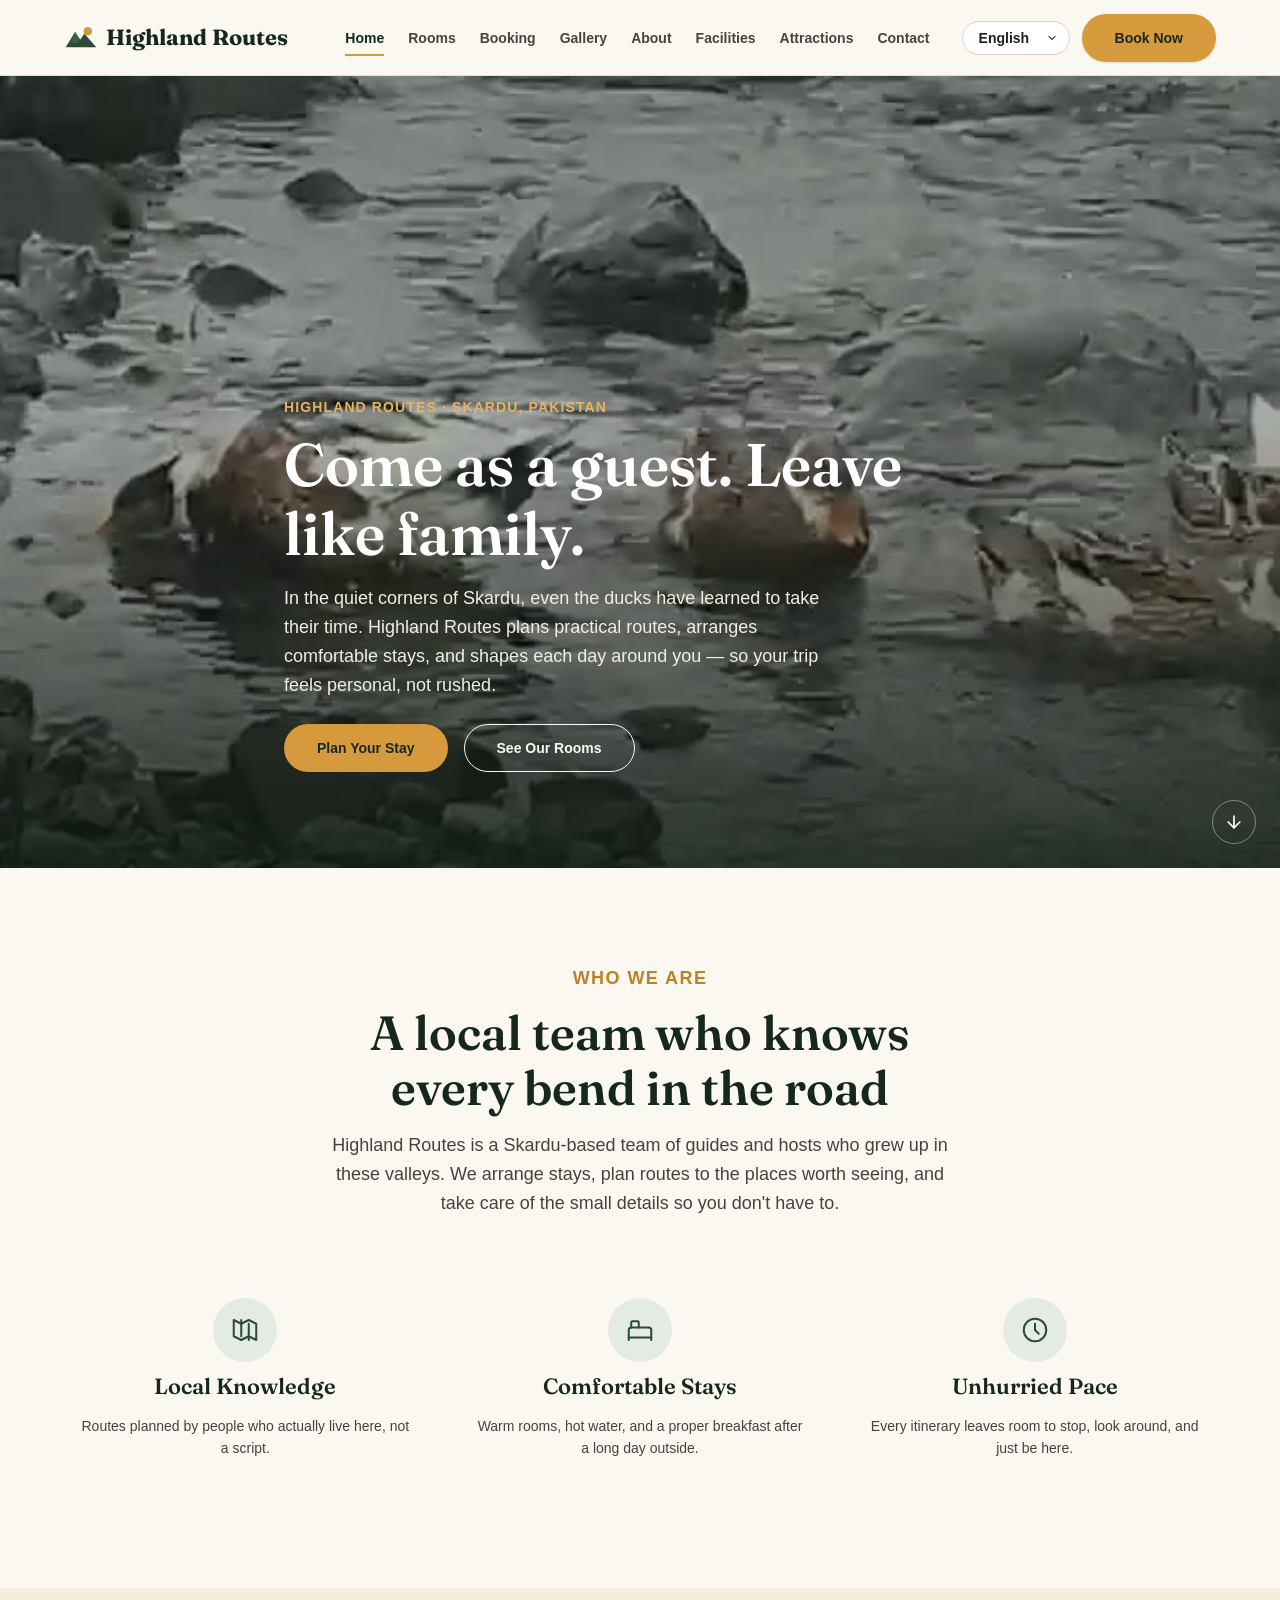
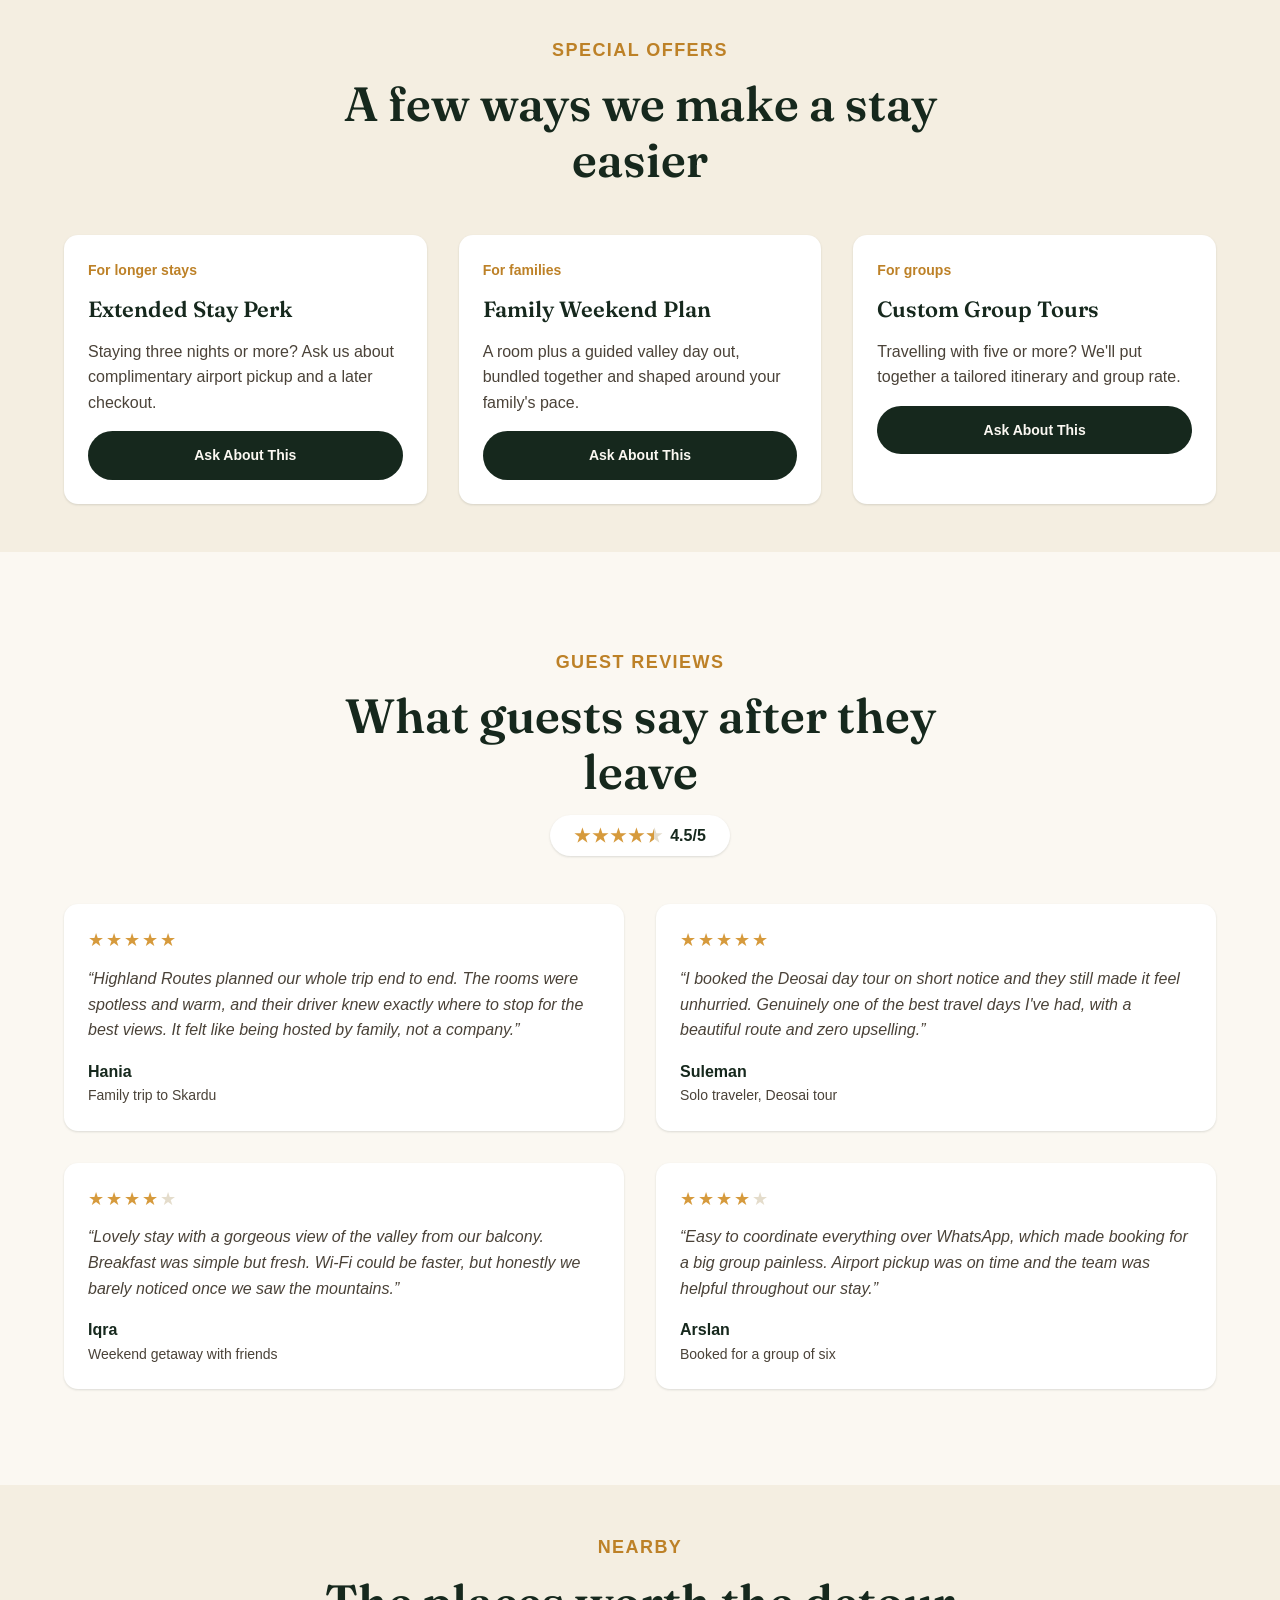
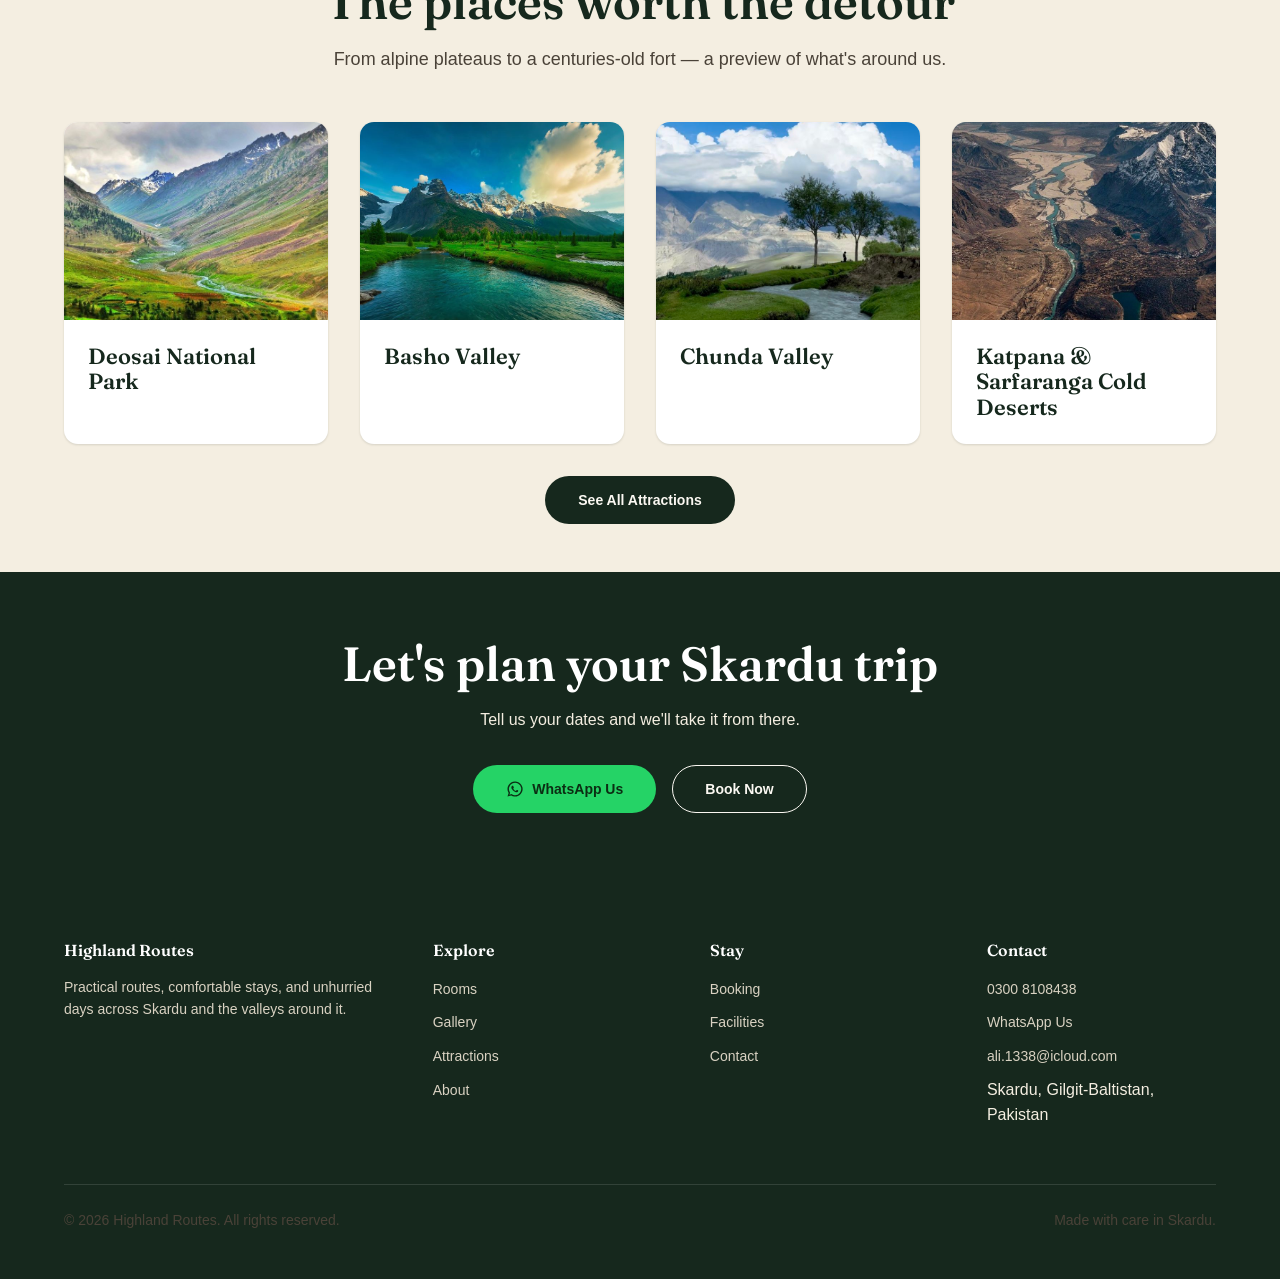
<file: index.html>
<!DOCTYPE html>
<html lang="en" dir="ltr">
<head>
<meta charset="UTF-8">
<meta name="viewport" content="width=device-width, initial-scale=1">
<meta name="google-site-verification" content="zb8cW-KboSjuM8RbdgD6qhD3ebiAN4_UTLjA8TKZoSs" />
<title>Highland Routes — Skardu Tours &amp; Guesthouse, Gilgit-Baltistan</title>
<meta name="description" content="Highland Routes plans practical tours and comfortable stays across Skardu, Gilgit-Baltistan — from Deosai National Park to Upper Kachura Lake.">
<link rel="canonical" href="https://highlandroutes.com/">
<meta property="og:type" content="website">
<meta property="og:site_name" content="Highland Routes">
<meta property="og:title" content="Highland Routes — Skardu Tours & Guesthouse, Gilgit-Baltistan">
<meta property="og:description" content="Highland Routes plans practical tours and comfortable stays across Skardu, Gilgit-Baltistan — from Deosai National Park to Upper Kachura Lake.">
<meta property="og:image" content="https://highlandroutes.com/assets/images/og/og-default.jpg">
<meta property="og:url" content="https://highlandroutes.com/">
<meta property="og:locale" content="en_PK">
<meta name="twitter:card" content="summary_large_image">
<meta name="twitter:title" content="Highland Routes — Skardu Tours & Guesthouse, Gilgit-Baltistan">
<meta name="twitter:description" content="Highland Routes plans practical tours and comfortable stays across Skardu, Gilgit-Baltistan — from Deosai National Park to Upper Kachura Lake.">
<meta name="twitter:image" content="https://highlandroutes.com/assets/images/og/og-default.jpg">
<script type="application/ld+json">
{
  "@context": "https://schema.org",
  "@type": ["LodgingBusiness", "TravelAgency"],
  "name": "Highland Routes",
  "description": "Highland Routes plans practical tours and comfortable stays across Skardu, Gilgit-Baltistan.",
  "image": "https://highlandroutes.com/assets/images/og/og-default.jpg",
  "telephone": "+92-300-8108438",
  "email": "ali.1338@icloud.com",
  "priceRange": "$$",
  "address": {
    "@type": "PostalAddress",
    "addressLocality": "Skardu",
    "addressRegion": "Gilgit-Baltistan",
    "addressCountry": "PK"
  },
  "url": "https://highlandroutes.com/"
}
</script>
<link rel="icon" type="image/svg+xml" href="data:image/svg+xml,%3Csvg xmlns='http://www.w3.org/2000/svg' viewBox='0 0 40 40'%3E%3Crect width='40' height='40' rx='8' fill='%232c4a34'/%3E%3Cpath d='M4 30L15 14L20 21L25 15L36 30H4Z' fill='%23d69a3c'/%3E%3C/svg%3E">
<link rel="preconnect" href="https://fonts.googleapis.com">
<link rel="preconnect" href="https://fonts.gstatic.com" crossorigin>
<link href="https://fonts.googleapis.com/css2?family=Fraunces:opsz,wght@9..144,500;9..144,600;9..144,700&display=swap" rel="stylesheet">
<link rel="stylesheet" href="assets/css/variables.css">
<link rel="stylesheet" href="assets/css/base.css">
<link rel="stylesheet" href="assets/css/layout.css">
<link rel="stylesheet" href="assets/css/components.css">
<link rel="stylesheet" href="assets/css/animations.css">
<link rel="stylesheet" href="assets/css/rtl.css">
</head>
<body>

<!-- SHARED:HEADER:START -->
<a class="skip-link" href="#main" data-i18n="common.skipToContent">Skip to content</a>
<header class="site-header" id="site-header">
  <div class="container">
    <a href="index.html" class="brand">
      <svg class="brand-mark" viewBox="0 0 40 40" fill="none" xmlns="http://www.w3.org/2000/svg" aria-hidden="true">
        <circle cx="28" cy="12" r="5" fill="var(--color-amber-500)"></circle>
        <path d="M2 31L13 13L19 22L24 15L38 31H2Z" fill="var(--color-forest-700)"></path>
        <path d="M13 13L19 22L16 26L8 26L13 13Z" fill="var(--color-forest-600)"></path>
      </svg>
      <span data-i18n="common.siteName">Highland Routes</span>
    </a>

    <nav class="main-nav" id="main-nav">
      <ul class="nav-list">
        <li><a href="index.html" aria-current="page" data-i18n="nav.home">Home</a></li>
        <li><a href="rooms.html" data-i18n="nav.rooms">Rooms</a></li>
        <li><a href="booking.html" data-i18n="nav.booking">Booking</a></li>
        <li><a href="gallery.html" data-i18n="nav.gallery">Gallery</a></li>
        <li><a href="about.html" data-i18n="nav.about">About</a></li>
        <li><a href="facilities.html" data-i18n="nav.facilities">Facilities</a></li>
        <li><a href="attractions.html" data-i18n="nav.attractions">Attractions</a></li>
        <li><a href="contact.html" data-i18n="nav.contact">Contact</a></li>
      </ul>
      <div class="nav-actions">
        <select class="lang-select" id="lang-select" aria-label="Choose language">
          <option value="en">English</option>
          <option value="ur">اردو</option>
          <option value="pa">پنجابی</option>
          <option value="ps">پښتو</option>
          <option value="hi">हिन्दी</option>
          <option value="de">Deutsch</option>
          <option value="fr">Français</option>
          <option value="zh">中文</option>
          <option value="ar">العربية</option>
        </select>
        <a href="booking.html" class="btn btn-primary" data-i18n="common.bookNow">Book Now</a>
      </div>
    </nav>

    <button class="nav-toggle" id="nav-toggle" type="button" aria-expanded="false" aria-controls="main-nav" aria-label="Menu">
      <svg viewBox="0 0 24 24" fill="none" stroke="currentColor" stroke-width="2" stroke-linecap="round"><line x1="3" y1="6" x2="21" y2="6"></line><line x1="3" y1="12" x2="21" y2="12"></line><line x1="3" y1="18" x2="21" y2="18"></line></svg>
    </button>
  </div>
</header>
<!-- SHARED:HEADER:END -->

<main id="main">

  <section class="hero">
    <video class="hero-video" autoplay muted loop playsinline poster="assets/images/hero/hero-poster.jpg">
      <source src="assets/video/hero-ducks.mp4" type="video/mp4">
    </video>
    <div class="hero-overlay"></div>
    <div class="container hero-content hero-fade-in">
      <p class="eyebrow" data-i18n="home.heroEyebrow">Highland Routes · Skardu, Pakistan</p>
      <h1 data-i18n="home.heroHeadline">Come as a guest. Leave like family.</h1>
      <p class="hero-sub" data-i18n="home.heroSub">In the quiet corners of Skardu, even the ducks have learned to take their time. Highland Routes plans practical routes, arranges comfortable stays, and shapes each day around you — so your trip feels personal, not rushed.</p>
      <div class="hero-actions">
        <a href="booking.html" class="btn btn-primary" data-i18n="common.planStay">Plan Your Stay</a>
        <a href="rooms.html" class="btn btn-outline" data-i18n="common.seeRooms">See Our Rooms</a>
      </div>
    </div>
    <a href="#intro" class="scroll-cue" aria-label="Scroll down">
      <svg viewBox="0 0 24 24" fill="none" stroke="currentColor" stroke-width="2" stroke-linecap="round" stroke-linejoin="round"><path d="M12 5v14M5 12l7 7 7-7"></path></svg>
    </a>
  </section>

  <section class="section" id="intro">
    <div class="container">
      <div class="section-heading reveal">
        <p class="eyebrow" data-i18n="home.introEyebrow">Who we are</p>
        <h2 data-i18n="home.introTitle">A local team who knows every bend in the road</h2>
        <p data-i18n="home.introBody">Highland Routes is a Skardu-based team of guides and hosts who grew up in these valleys. We arrange stays, plan routes to the places worth seeing, and take care of the small details so you don't have to.</p>
      </div>
      <div class="grid grid-3">
        <div class="icon-tile reveal">
          <div class="icon-wrap">
            <svg viewBox="0 0 24 24" fill="none" stroke="currentColor" stroke-width="1.6" stroke-linecap="round" stroke-linejoin="round"><path d="M9 20l-6-3V4l6 3 6-3 6 3v13l-6-3-6 3z"></path><path d="M9 4v13M15 7v13"></path></svg>
          </div>
          <h4 data-i18n="home.value1Title">Local Knowledge</h4>
          <p data-i18n="home.value1Body">Routes planned by people who actually live here, not a script.</p>
        </div>
        <div class="icon-tile reveal reveal-delay-1">
          <div class="icon-wrap">
            <svg viewBox="0 0 24 24" fill="none" stroke="currentColor" stroke-width="1.6" stroke-linecap="round" stroke-linejoin="round"><path d="M3 18v-6a2 2 0 012-2h14a2 2 0 012 2v6"></path><path d="M3 18h18M5 10V6a1 1 0 011-1h4a1 1 0 011 1v4M3 18v2M21 18v2"></path></svg>
          </div>
          <h4 data-i18n="home.value2Title">Comfortable Stays</h4>
          <p data-i18n="home.value2Body">Warm rooms, hot water, and a proper breakfast after a long day outside.</p>
        </div>
        <div class="icon-tile reveal reveal-delay-2">
          <div class="icon-wrap">
            <svg viewBox="0 0 24 24" fill="none" stroke="currentColor" stroke-width="1.6" stroke-linecap="round" stroke-linejoin="round"><circle cx="12" cy="12" r="9"></circle><path d="M12 7v5l3 3"></path></svg>
          </div>
          <h4 data-i18n="home.value3Title">Unhurried Pace</h4>
          <p data-i18n="home.value3Body">Every itinerary leaves room to stop, look around, and just be here.</p>
        </div>
      </div>
    </div>
  </section>

  <section class="section section-tight" id="offers" style="background:var(--color-cream-100);">
    <div class="container">
      <div class="section-heading reveal">
        <p class="eyebrow" data-i18n="home.offersEyebrow">Special Offers</p>
        <h2 data-i18n="home.offersTitle">A few ways we make a stay easier</h2>
      </div>
      <div class="grid grid-3">
        <div class="card reveal">
          <div class="card-body">
            <p class="card-eyebrow" data-i18n="home.offer1Eyebrow">For longer stays</p>
            <h4 data-i18n="home.offer1Title">Extended Stay Perk</h4>
            <p data-i18n="home.offer1Body">Staying three nights or more? Ask us about complimentary airport pickup and a later checkout.</p>
            <a href="contact.html" class="btn btn-dark btn-block" data-i18n="common.askUs">Ask About This</a>
          </div>
        </div>
        <div class="card reveal reveal-delay-1">
          <div class="card-body">
            <p class="card-eyebrow" data-i18n="home.offer2Eyebrow">For families</p>
            <h4 data-i18n="home.offer2Title">Family Weekend Plan</h4>
            <p data-i18n="home.offer2Body">A room plus a guided valley day out, bundled together and shaped around your family's pace.</p>
            <a href="contact.html" class="btn btn-dark btn-block" data-i18n="common.askUs">Ask About This</a>
          </div>
        </div>
        <div class="card reveal reveal-delay-2">
          <div class="card-body">
            <p class="card-eyebrow" data-i18n="home.offer3Eyebrow">For groups</p>
            <h4 data-i18n="home.offer3Title">Custom Group Tours</h4>
            <p data-i18n="home.offer3Body">Travelling with five or more? We'll put together a tailored itinerary and group rate.</p>
            <a href="contact.html" class="btn btn-dark btn-block" data-i18n="common.askUs">Ask About This</a>
          </div>
        </div>
      </div>
    </div>
  </section>

  <section class="section" id="reviews">
    <div class="container">
      <div class="section-heading reveal">
        <p class="eyebrow" data-i18n="home.reviewsEyebrow">Guest Reviews</p>
        <h2 data-i18n="home.reviewsTitle">What guests say after they leave</h2>
        <div class="rating-badge" id="rating-summary">
          <span class="stars" id="rating-stars"></span>
          <span><span id="rating-number">4.5</span>/5</span>
        </div>
      </div>
      <div class="grid grid-2" id="reviews-grid"></div>
    </div>
  </section>

  <section class="section section-tight" id="attractions-teaser" style="background:var(--color-cream-100);">
    <div class="container">
      <div class="section-heading reveal">
        <p class="eyebrow" data-i18n="home.attractionsEyebrow">Nearby</p>
        <h2 data-i18n="home.attractionsTitle">The places worth the detour</h2>
        <p data-i18n="home.attractionsBody">From alpine plateaus to a centuries-old fort — a preview of what's around us.</p>
      </div>
      <div class="grid grid-4" id="attractions-teaser-grid"></div>
      <div style="text-align:center; margin-top: var(--space-6);">
        <a href="attractions.html" class="btn btn-dark" data-i18n="common.seeAllAttractions">See All Attractions</a>
      </div>
    </div>
  </section>

  <section class="cta-band">
    <div class="container reveal">
      <h2 data-i18n="home.ctaTitle">Let's plan your Skardu trip</h2>
      <p data-i18n="home.ctaBody">Tell us your dates and we'll take it from there.</p>
      <div class="hero-actions" style="justify-content:center;">
        <a href="https://wa.me/923008108438" target="_blank" rel="noopener" class="btn btn-whatsapp">
          <svg viewBox="0 0 24 24" fill="currentColor"><path d="M12 2a10 10 0 00-8.5 15.2L2 22l4.9-1.5A10 10 0 1012 2zm0 18.2a8.2 8.2 0 01-4.2-1.2l-.3-.2-3 1 1-2.9-.2-.3A8.2 8.2 0 1112 20.2zm4.5-6.1c-.2-.1-1.4-.7-1.7-.8-.2-.1-.4-.1-.6.1-.2.2-.6.8-.8 1-.1.2-.3.2-.5.1-.2-.1-1-.4-1.9-1.2-.7-.6-1.2-1.4-1.3-1.6-.1-.2 0-.4.1-.5l.4-.4c.1-.1.2-.3.2-.4.1-.2 0-.3 0-.4-.1-.1-.6-1.4-.8-1.9-.2-.5-.4-.4-.6-.4h-.5c-.2 0-.4.1-.6.3-.2.2-.8.8-.8 1.9 0 1.1.8 2.2.9 2.4.1.2 1.6 2.4 3.8 3.4.5.2.9.4 1.3.5.5.2 1 .1 1.4.1.4-.1 1.4-.6 1.6-1.1.2-.5.2-1 .1-1.1-.1-.1-.2-.2-.5-.3z"></path></svg>
          <span data-i18n="common.whatsappUs">WhatsApp Us</span>
        </a>
        <a href="booking.html" class="btn btn-outline" data-i18n="common.bookNow">Book Now</a>
      </div>
    </div>
  </section>

</main>

<!-- SHARED:FOOTER:START -->
<footer class="site-footer">
  <div class="container">
    <div class="footer-grid">
      <div>
        <h4 data-i18n="common.siteName">Highland Routes</h4>
        <p data-i18n="footer.blurb">Practical routes, comfortable stays, and unhurried days across Skardu and the valleys around it.</p>
      </div>
      <div>
        <h4 data-i18n="footer.explore">Explore</h4>
        <ul class="footer-links">
          <li><a href="rooms.html" data-i18n="nav.rooms">Rooms</a></li>
          <li><a href="gallery.html" data-i18n="nav.gallery">Gallery</a></li>
          <li><a href="attractions.html" data-i18n="nav.attractions">Attractions</a></li>
          <li><a href="about.html" data-i18n="nav.about">About</a></li>
        </ul>
      </div>
      <div>
        <h4 data-i18n="footer.stay">Stay</h4>
        <ul class="footer-links">
          <li><a href="booking.html" data-i18n="nav.booking">Booking</a></li>
          <li><a href="facilities.html" data-i18n="nav.facilities">Facilities</a></li>
          <li><a href="contact.html" data-i18n="nav.contact">Contact</a></li>
        </ul>
      </div>
      <div>
        <h4 data-i18n="footer.contact">Contact</h4>
        <ul class="footer-links">
          <li><a href="tel:+923008108438" class="keep-ltr">0300 8108438</a></li>
          <li><a href="https://wa.me/923008108438" target="_blank" rel="noopener" data-i18n="common.whatsappUs">WhatsApp Us</a></li>
          <li><a href="mailto:ali.1338@icloud.com" class="keep-ltr">ali.1338@icloud.com</a></li>
          <li data-i18n="footer.location">Skardu, Gilgit-Baltistan, Pakistan</li>
        </ul>
      </div>
    </div>
    <div class="footer-bottom">
      <p>&copy; <span id="footer-year">2026</span> <span data-i18n="common.siteName">Highland Routes</span>. <span data-i18n="footer.rights">All rights reserved.</span></p>
      <p data-i18n="footer.madeWith">Made with care in Skardu.</p>
    </div>
  </div>
</footer>
<!-- SHARED:FOOTER:END -->

<script src="assets/js/site-config.js"></script>
<script src="assets/js/data/rooms-data.js"></script>
<script src="assets/js/data/attractions-data.js"></script>
<script src="assets/js/data/reviews-data.js"></script>
<script src="assets/js/media-helpers.js"></script>
<script src="assets/js/reviews.js"></script>
<script src="assets/js/attractions.js"></script>
<script src="assets/js/main.js"></script>
<script src="assets/js/i18n/en.js"></script>
<script src="assets/js/i18n/ur.js"></script>
<script src="assets/js/i18n/pa.js"></script>
<script src="assets/js/i18n/ps.js"></script>
<script src="assets/js/i18n/hi.js"></script>
<script src="assets/js/i18n/de.js"></script>
<script src="assets/js/i18n/fr.js"></script>
<script src="assets/js/i18n/zh.js"></script>
<script src="assets/js/i18n/ar.js"></script>
<script src="assets/js/i18n.js"></script>
</body>
</html>
</file>
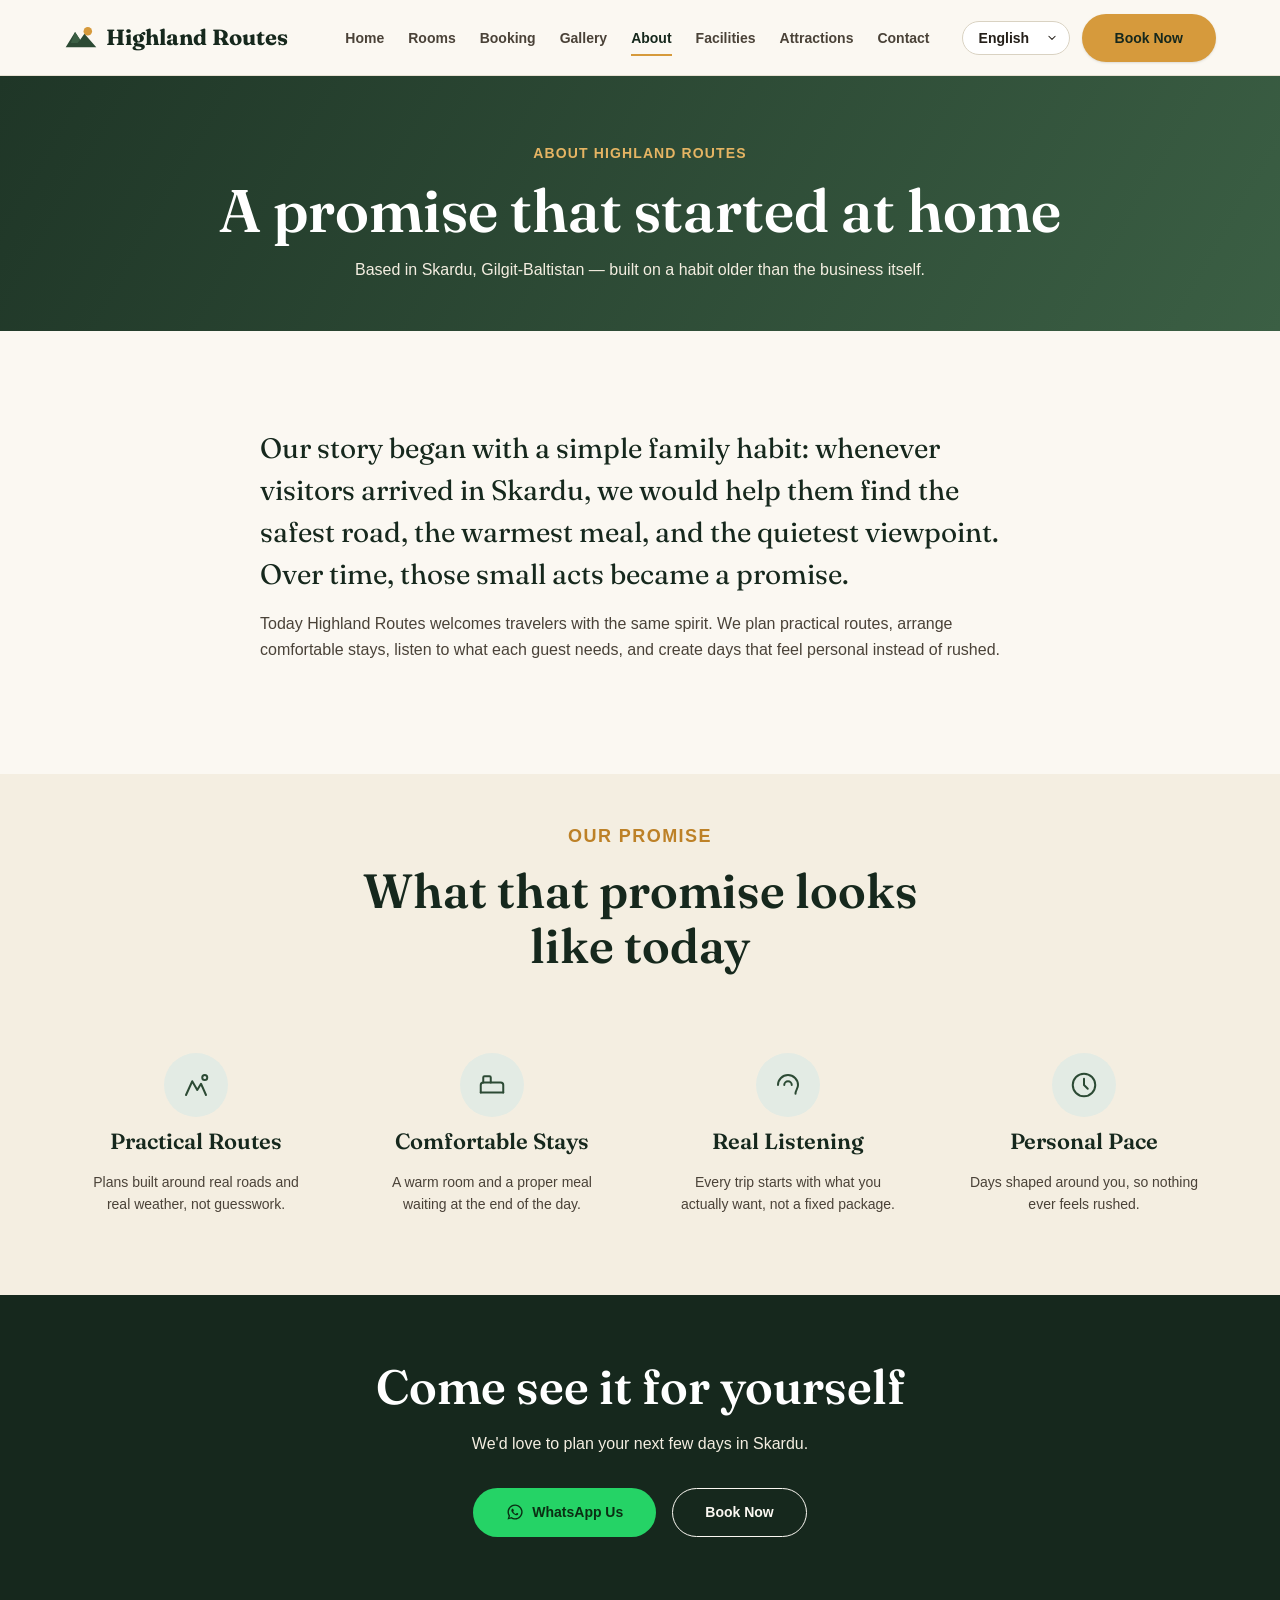
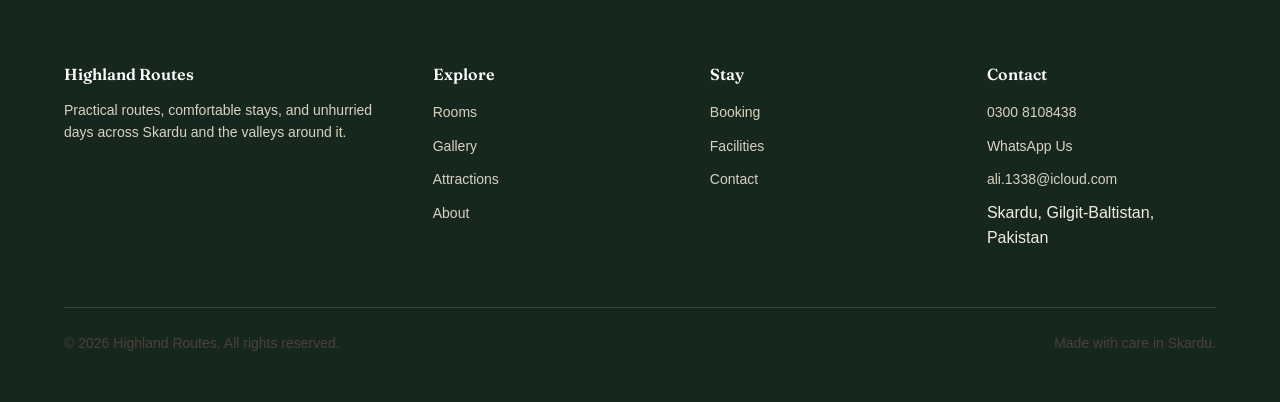
<file: about.html>
<!DOCTYPE html>
<html lang="en" dir="ltr">
<head>
<meta charset="UTF-8">
<meta name="viewport" content="width=device-width, initial-scale=1">
<title>About Us — Highland Routes | Skardu, Gilgit-Baltistan</title>
<meta name="description" content="Highland Routes started as a family habit of helping visitors to Skardu find the safest road, the warmest meal, and the quietest viewpoint. Here's our story.">
<link rel="canonical" href="https://highlandroutes.com/about.html">
<meta property="og:type" content="website">
<meta property="og:site_name" content="Highland Routes">
<meta property="og:title" content="About Us — Highland Routes | Skardu, Gilgit-Baltistan">
<meta property="og:description" content="Highland Routes started as a family habit of helping visitors to Skardu find the safest road, the warmest meal, and the quietest viewpoint. Here's our story.">
<meta property="og:image" content="https://highlandroutes.com/assets/images/og/og-default.jpg">
<meta property="og:url" content="https://highlandroutes.com/about.html">
<meta property="og:locale" content="en_PK">
<meta name="twitter:card" content="summary_large_image">
<meta name="twitter:title" content="About Us — Highland Routes | Skardu, Gilgit-Baltistan">
<meta name="twitter:description" content="Highland Routes started as a family habit of helping visitors to Skardu find the safest road, the warmest meal, and the quietest viewpoint. Here's our story.">
<meta name="twitter:image" content="https://highlandroutes.com/assets/images/og/og-default.jpg">
<script type="application/ld+json">
{
  "@context": "https://schema.org",
  "@type": "Organization",
  "name": "Highland Routes",
  "description": "A Skardu-based tour company and guesthouse in Gilgit-Baltistan, Pakistan.",
  "url": "https://highlandroutes.com/about.html",
  "logo": "https://highlandroutes.com/assets/images/og/og-default.jpg"
}
</script>
<link rel="icon" type="image/svg+xml" href="data:image/svg+xml,%3Csvg xmlns='http://www.w3.org/2000/svg' viewBox='0 0 40 40'%3E%3Crect width='40' height='40' rx='8' fill='%232c4a34'/%3E%3Cpath d='M4 30L15 14L20 21L25 15L36 30H4Z' fill='%23d69a3c'/%3E%3C/svg%3E">
<link rel="preconnect" href="https://fonts.googleapis.com">
<link rel="preconnect" href="https://fonts.gstatic.com" crossorigin>
<link href="https://fonts.googleapis.com/css2?family=Fraunces:opsz,wght@9..144,500;9..144,600;9..144,700&display=swap" rel="stylesheet">
<link rel="stylesheet" href="assets/css/variables.css">
<link rel="stylesheet" href="assets/css/base.css">
<link rel="stylesheet" href="assets/css/layout.css">
<link rel="stylesheet" href="assets/css/components.css">
<link rel="stylesheet" href="assets/css/animations.css">
<link rel="stylesheet" href="assets/css/rtl.css">
</head>
<body>

<!-- SHARED:HEADER:START -->
<a class="skip-link" href="#main" data-i18n="common.skipToContent">Skip to content</a>
<header class="site-header" id="site-header">
  <div class="container">
    <a href="index.html" class="brand">
      <svg class="brand-mark" viewBox="0 0 40 40" fill="none" xmlns="http://www.w3.org/2000/svg" aria-hidden="true">
        <circle cx="28" cy="12" r="5" fill="var(--color-amber-500)"></circle>
        <path d="M2 31L13 13L19 22L24 15L38 31H2Z" fill="var(--color-forest-700)"></path>
        <path d="M13 13L19 22L16 26L8 26L13 13Z" fill="var(--color-forest-600)"></path>
      </svg>
      <span data-i18n="common.siteName">Highland Routes</span>
    </a>

    <nav class="main-nav" id="main-nav">
      <ul class="nav-list">
        <li><a href="index.html" data-i18n="nav.home">Home</a></li>
        <li><a href="rooms.html" data-i18n="nav.rooms">Rooms</a></li>
        <li><a href="booking.html" data-i18n="nav.booking">Booking</a></li>
        <li><a href="gallery.html" data-i18n="nav.gallery">Gallery</a></li>
        <li><a href="about.html" aria-current="page" data-i18n="nav.about">About</a></li>
        <li><a href="facilities.html" data-i18n="nav.facilities">Facilities</a></li>
        <li><a href="attractions.html" data-i18n="nav.attractions">Attractions</a></li>
        <li><a href="contact.html" data-i18n="nav.contact">Contact</a></li>
      </ul>
      <div class="nav-actions">
        <select class="lang-select" id="lang-select" aria-label="Choose language">
          <option value="en">English</option>
          <option value="ur">اردو</option>
          <option value="pa">پنجابی</option>
          <option value="ps">پښتو</option>
          <option value="hi">हिन्दी</option>
          <option value="de">Deutsch</option>
          <option value="fr">Français</option>
          <option value="zh">中文</option>
          <option value="ar">العربية</option>
        </select>
        <a href="booking.html" class="btn btn-primary" data-i18n="common.bookNow">Book Now</a>
      </div>
    </nav>

    <button class="nav-toggle" id="nav-toggle" type="button" aria-expanded="false" aria-controls="main-nav" aria-label="Menu">
      <svg viewBox="0 0 24 24" fill="none" stroke="currentColor" stroke-width="2" stroke-linecap="round"><line x1="3" y1="6" x2="21" y2="6"></line><line x1="3" y1="12" x2="21" y2="12"></line><line x1="3" y1="18" x2="21" y2="18"></line></svg>
    </button>
  </div>
</header>
<!-- SHARED:HEADER:END -->

<main id="main">

  <section class="page-banner">
    <div class="container">
      <p class="eyebrow" data-i18n="about.eyebrow">About Highland Routes</p>
      <h1 data-i18n="about.title">A promise that started at home</h1>
      <p class="page-banner-sub" data-i18n="about.bannerSub">Based in Skardu, Gilgit-Baltistan — built on a habit older than the business itself.</p>
    </div>
  </section>

  <section class="section">
    <div class="container">
      <div class="story-block reveal">
        <p class="story-lead" data-i18n="about.storyPara1">Our story began with a simple family habit: whenever visitors arrived in Skardu, we would help them find the safest road, the warmest meal, and the quietest viewpoint. Over time, those small acts became a promise.</p>
        <p data-i18n="about.storyPara2">Today Highland Routes welcomes travelers with the same spirit. We plan practical routes, arrange comfortable stays, listen to what each guest needs, and create days that feel personal instead of rushed.</p>
      </div>
    </div>
  </section>

  <section class="section section-tight" style="background:var(--color-cream-100);">
    <div class="container">
      <div class="section-heading reveal">
        <p class="eyebrow" data-i18n="about.promiseEyebrow">Our Promise</p>
        <h2 data-i18n="about.promiseTitle">What that promise looks like today</h2>
      </div>
      <div class="grid grid-4">
        <div class="icon-tile reveal">
          <div class="icon-wrap">
            <svg viewBox="0 0 24 24" fill="none" stroke="currentColor" stroke-width="1.6" stroke-linecap="round" stroke-linejoin="round"><path d="M4 20l5-11 4 7 3-5 4 9"></path><circle cx="19" cy="6" r="2"></circle></svg>
          </div>
          <h4 data-i18n="about.promise1Title">Practical Routes</h4>
          <p data-i18n="about.promise1Body">Plans built around real roads and real weather, not guesswork.</p>
        </div>
        <div class="icon-tile reveal reveal-delay-1">
          <div class="icon-wrap">
            <svg viewBox="0 0 24 24" fill="none" stroke="currentColor" stroke-width="1.6" stroke-linecap="round" stroke-linejoin="round"><path d="M3 18v-6a2 2 0 012-2h14a2 2 0 012 2v6"></path><path d="M3 18h18M5 10V6a1 1 0 011-1h4a1 1 0 011 1v4"></path></svg>
          </div>
          <h4 data-i18n="about.promise2Title">Comfortable Stays</h4>
          <p data-i18n="about.promise2Body">A warm room and a proper meal waiting at the end of the day.</p>
        </div>
        <div class="icon-tile reveal reveal-delay-2">
          <div class="icon-wrap">
            <svg viewBox="0 0 24 24" fill="none" stroke="currentColor" stroke-width="1.6" stroke-linecap="round" stroke-linejoin="round"><path d="M4 12a8 8 0 0116 0c0 3-2 4-2 7"></path><path d="M9 12a3 3 0 016 0"></path></svg>
          </div>
          <h4 data-i18n="about.promise3Title">Real Listening</h4>
          <p data-i18n="about.promise3Body">Every trip starts with what you actually want, not a fixed package.</p>
        </div>
        <div class="icon-tile reveal reveal-delay-3">
          <div class="icon-wrap">
            <svg viewBox="0 0 24 24" fill="none" stroke="currentColor" stroke-width="1.6" stroke-linecap="round" stroke-linejoin="round"><circle cx="12" cy="12" r="9"></circle><path d="M12 7v5l3 3"></path></svg>
          </div>
          <h4 data-i18n="about.promise4Title">Personal Pace</h4>
          <p data-i18n="about.promise4Body">Days shaped around you, so nothing ever feels rushed.</p>
        </div>
      </div>
    </div>
  </section>

  <section class="cta-band">
    <div class="container reveal">
      <h2 data-i18n="about.ctaTitle">Come see it for yourself</h2>
      <p data-i18n="about.ctaBody">We'd love to plan your next few days in Skardu.</p>
      <div class="hero-actions" style="justify-content:center;">
        <a href="https://wa.me/923008108438" target="_blank" rel="noopener" class="btn btn-whatsapp">
          <svg viewBox="0 0 24 24" fill="currentColor"><path d="M12 2a10 10 0 00-8.5 15.2L2 22l4.9-1.5A10 10 0 1012 2zm0 18.2a8.2 8.2 0 01-4.2-1.2l-.3-.2-3 1 1-2.9-.2-.3A8.2 8.2 0 1112 20.2zm4.5-6.1c-.2-.1-1.4-.7-1.7-.8-.2-.1-.4-.1-.6.1-.2.2-.6.8-.8 1-.1.2-.3.2-.5.1-.2-.1-1-.4-1.9-1.2-.7-.6-1.2-1.4-1.3-1.6-.1-.2 0-.4.1-.5l.4-.4c.1-.1.2-.3.2-.4.1-.2 0-.3 0-.4-.1-.1-.6-1.4-.8-1.9-.2-.5-.4-.4-.6-.4h-.5c-.2 0-.4.1-.6.3-.2.2-.8.8-.8 1.9 0 1.1.8 2.2.9 2.4.1.2 1.6 2.4 3.8 3.4.5.2.9.4 1.3.5.5.2 1 .1 1.4.1.4-.1 1.4-.6 1.6-1.1.2-.5.2-1 .1-1.1-.1-.1-.2-.2-.5-.3z"></path></svg>
          <span data-i18n="common.whatsappUs">WhatsApp Us</span>
        </a>
        <a href="booking.html" class="btn btn-outline" data-i18n="common.bookNow">Book Now</a>
      </div>
    </div>
  </section>

</main>

<!-- SHARED:FOOTER:START -->
<footer class="site-footer">
  <div class="container">
    <div class="footer-grid">
      <div>
        <h4 data-i18n="common.siteName">Highland Routes</h4>
        <p data-i18n="footer.blurb">Practical routes, comfortable stays, and unhurried days across Skardu and the valleys around it.</p>
      </div>
      <div>
        <h4 data-i18n="footer.explore">Explore</h4>
        <ul class="footer-links">
          <li><a href="rooms.html" data-i18n="nav.rooms">Rooms</a></li>
          <li><a href="gallery.html" data-i18n="nav.gallery">Gallery</a></li>
          <li><a href="attractions.html" data-i18n="nav.attractions">Attractions</a></li>
          <li><a href="about.html" data-i18n="nav.about">About</a></li>
        </ul>
      </div>
      <div>
        <h4 data-i18n="footer.stay">Stay</h4>
        <ul class="footer-links">
          <li><a href="booking.html" data-i18n="nav.booking">Booking</a></li>
          <li><a href="facilities.html" data-i18n="nav.facilities">Facilities</a></li>
          <li><a href="contact.html" data-i18n="nav.contact">Contact</a></li>
        </ul>
      </div>
      <div>
        <h4 data-i18n="footer.contact">Contact</h4>
        <ul class="footer-links">
          <li><a href="tel:+923008108438" class="keep-ltr">0300 8108438</a></li>
          <li><a href="https://wa.me/923008108438" target="_blank" rel="noopener" data-i18n="common.whatsappUs">WhatsApp Us</a></li>
          <li><a href="mailto:ali.1338@icloud.com" class="keep-ltr">ali.1338@icloud.com</a></li>
          <li data-i18n="footer.location">Skardu, Gilgit-Baltistan, Pakistan</li>
        </ul>
      </div>
    </div>
    <div class="footer-bottom">
      <p>&copy; <span id="footer-year">2026</span> <span data-i18n="common.siteName">Highland Routes</span>. <span data-i18n="footer.rights">All rights reserved.</span></p>
      <p data-i18n="footer.madeWith">Made with care in Skardu.</p>
    </div>
  </div>
</footer>
<!-- SHARED:FOOTER:END -->

<script src="assets/js/site-config.js"></script>
<script src="assets/js/main.js"></script>
<script src="assets/js/i18n/en.js"></script>
<script src="assets/js/i18n/ur.js"></script>
<script src="assets/js/i18n/pa.js"></script>
<script src="assets/js/i18n/ps.js"></script>
<script src="assets/js/i18n/hi.js"></script>
<script src="assets/js/i18n/de.js"></script>
<script src="assets/js/i18n/fr.js"></script>
<script src="assets/js/i18n/zh.js"></script>
<script src="assets/js/i18n/ar.js"></script>
<script src="assets/js/i18n.js"></script>
</body>
</html>
</file>
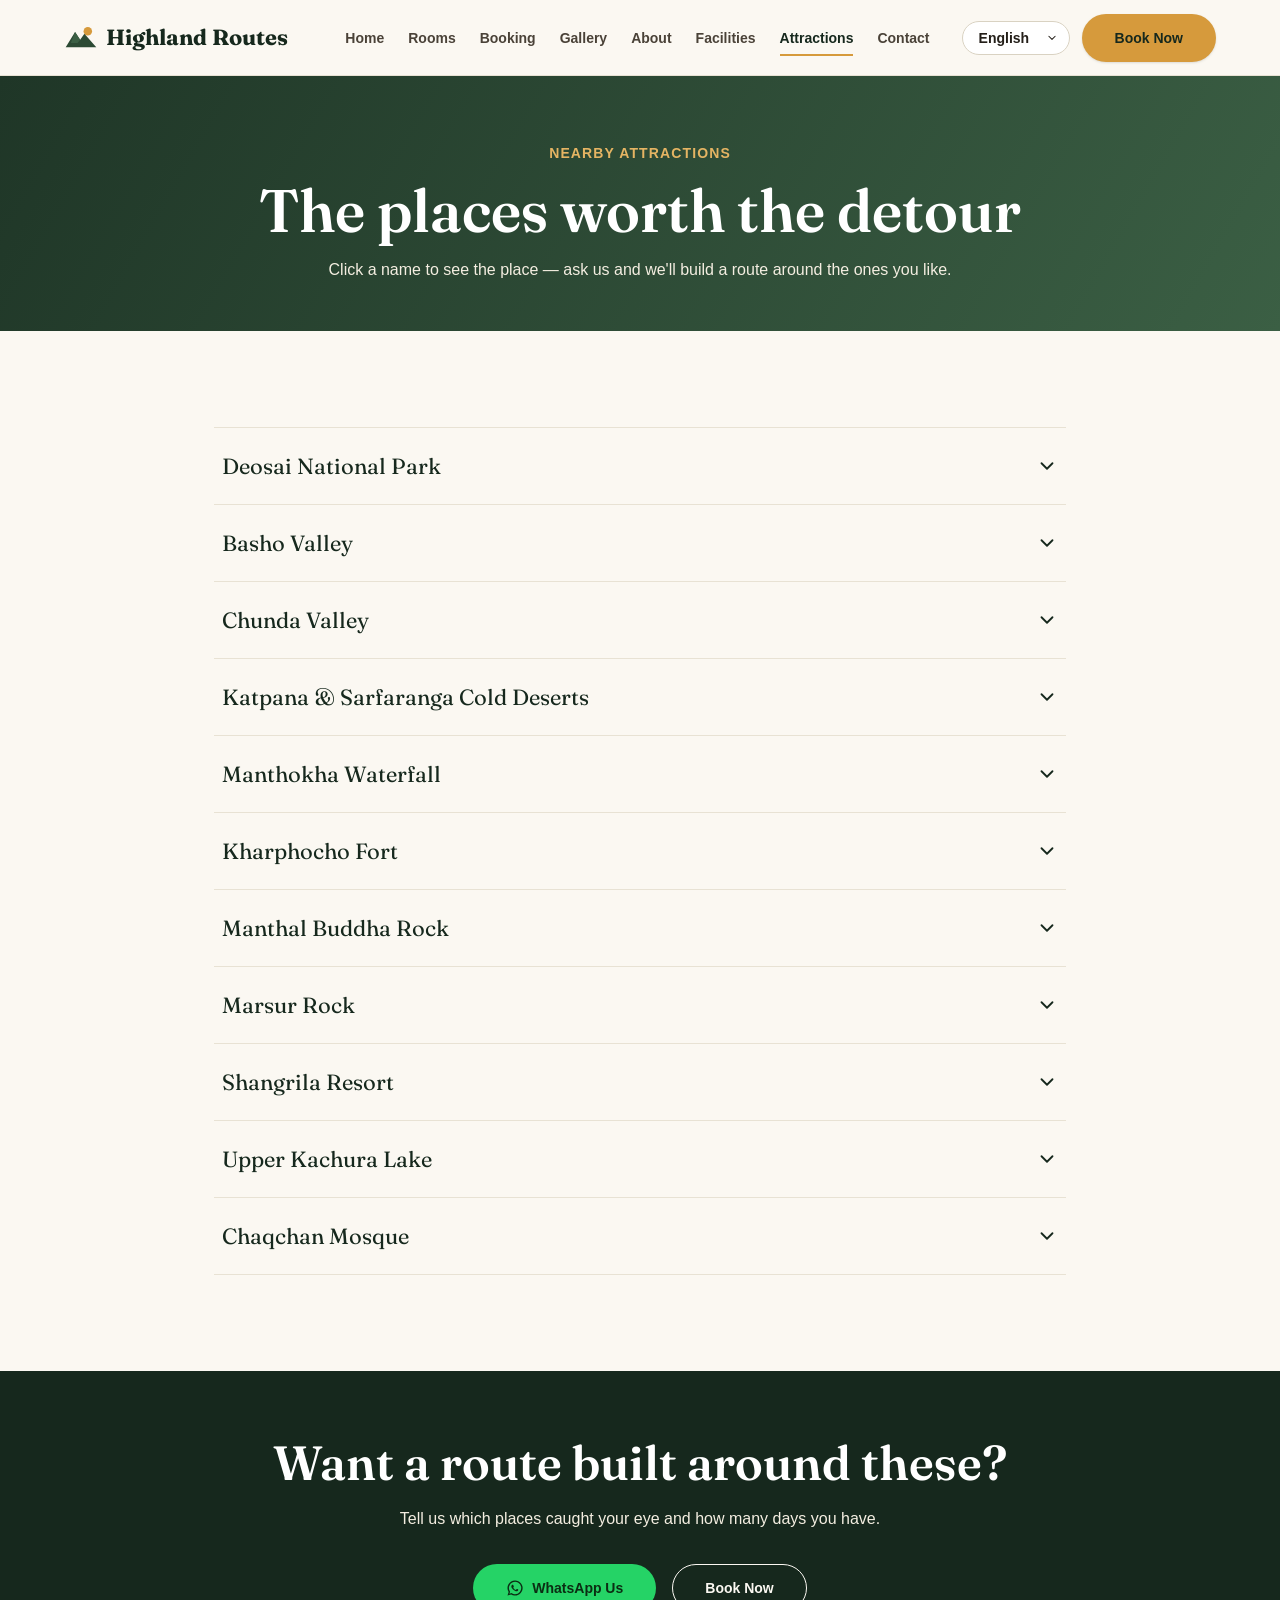
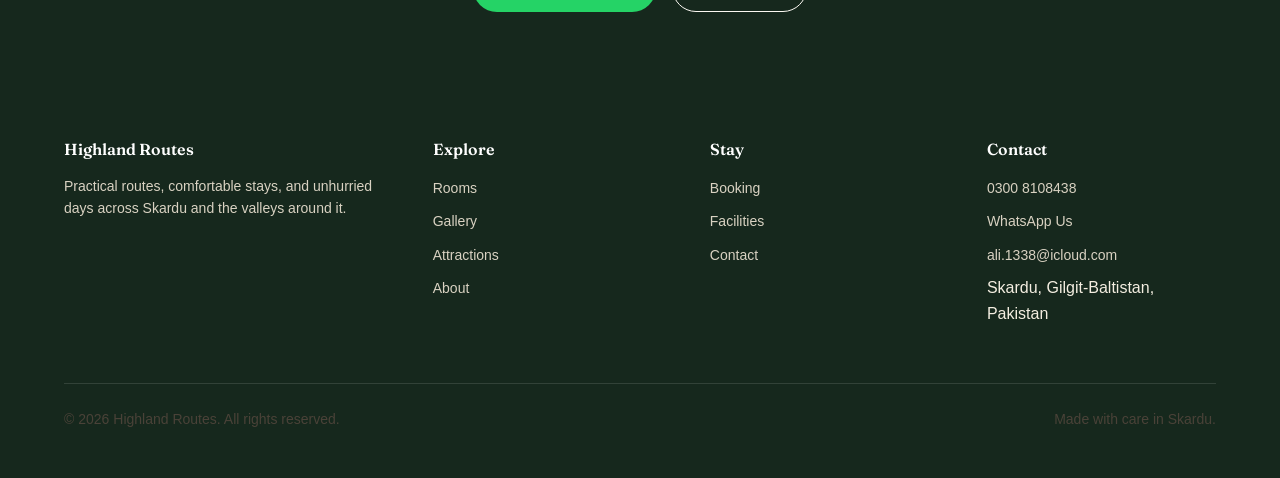
<file: attractions.html>
<!DOCTYPE html>
<html lang="en" dir="ltr">
<head>
<meta charset="UTF-8">
<meta name="viewport" content="width=device-width, initial-scale=1">
<title>Nearby Attractions — Highland Routes | Skardu</title>
<meta name="description" content="Deosai National Park, Basho Valley, Shangrila Resort, Upper Kachura Lake, Chaqchan Mosque and more — places worth visiting near Skardu, Gilgit-Baltistan.">
<link rel="canonical" href="https://highlandroutes.com/attractions.html">
<meta property="og:type" content="website">
<meta property="og:site_name" content="Highland Routes">
<meta property="og:title" content="Nearby Attractions — Highland Routes | Skardu">
<meta property="og:description" content="Deosai National Park, Basho Valley, Shangrila Resort, Upper Kachura Lake and more — the places worth visiting near Skardu, Gilgit-Baltistan.">
<meta property="og:image" content="https://highlandroutes.com/assets/images/og/og-default.jpg">
<meta property="og:url" content="https://highlandroutes.com/attractions.html">
<meta property="og:locale" content="en_PK">
<meta name="twitter:card" content="summary_large_image">
<meta name="twitter:title" content="Nearby Attractions — Highland Routes | Skardu">
<meta name="twitter:description" content="Deosai National Park, Basho Valley, Shangrila Resort, Upper Kachura Lake and more — the places worth visiting near Skardu, Gilgit-Baltistan.">
<meta name="twitter:image" content="https://highlandroutes.com/assets/images/og/og-default.jpg">
<script type="application/ld+json">
{
  "@context": "https://schema.org",
  "@graph": [
    { "@type": "TouristAttraction", "name": "Deosai National Park", "description": "One of the highest plateaus in the world, known for wildflowers and the Himalayan brown bear.", "image": "https://highlandroutes.com/assets/images/attractions/deosai-national-park.jpg", "address": { "@type": "PostalAddress", "addressRegion": "Gilgit-Baltistan", "addressCountry": "PK" } },
    { "@type": "TouristAttraction", "name": "Basho Valley", "description": "A quiet, forested valley of pine trees and clear streams near Skardu.", "image": "https://highlandroutes.com/assets/images/attractions/basho-valley.jpg", "address": { "@type": "PostalAddress", "addressRegion": "Gilgit-Baltistan", "addressCountry": "PK" } },
    { "@type": "TouristAttraction", "name": "Chunda Valley", "description": "A hidden green valley on the edge of Skardu popular for short hikes.", "image": "https://highlandroutes.com/assets/images/attractions/chunda-valley.jpg", "address": { "@type": "PostalAddress", "addressRegion": "Gilgit-Baltistan", "addressCountry": "PK" } },
    { "@type": "TouristAttraction", "name": "Katpana & Sarfaranga Cold Deserts", "description": "High-altitude sand dunes framed by snow-capped peaks.", "image": "https://highlandroutes.com/assets/images/attractions/katpana-sarfaranga-cold-deserts.jpg", "address": { "@type": "PostalAddress", "addressRegion": "Gilgit-Baltistan", "addressCountry": "PK" } },
    { "@type": "TouristAttraction", "name": "Manthokha Waterfall", "description": "A dramatic waterfall in Kharmang district.", "image": "https://highlandroutes.com/assets/images/attractions/manthokha-waterfall.jpg", "address": { "@type": "PostalAddress", "addressRegion": "Gilgit-Baltistan", "addressCountry": "PK" } },
    { "@type": "TouristAttraction", "name": "Kharphocho Fort", "description": "A centuries-old fort overlooking Skardu and the Indus River.", "image": "https://highlandroutes.com/assets/images/attractions/kharphocho-fort.jpg", "address": { "@type": "PostalAddress", "addressRegion": "Gilgit-Baltistan", "addressCountry": "PK" } },
    { "@type": "TouristAttraction", "name": "Manthal Buddha Rock", "description": "A carved seated Buddha rock, a trace of Baltistan's Buddhist history.", "image": "https://highlandroutes.com/assets/images/attractions/manthal-buddha-rock.jpg", "address": { "@type": "PostalAddress", "addressRegion": "Gilgit-Baltistan", "addressCountry": "PK" } },
    { "@type": "TouristAttraction", "name": "Marsur Rock", "description": "A striking natural rock formation near Skardu.", "image": "https://highlandroutes.com/assets/images/attractions/marsur-rock.jpg", "address": { "@type": "PostalAddress", "addressRegion": "Gilgit-Baltistan", "addressCountry": "PK" } },
    { "@type": "TouristAttraction", "name": "Shangrila Resort", "description": "A resort built around the turquoise waters of Lower Kachura Lake.", "image": "https://highlandroutes.com/assets/images/attractions/shangrila-resort.jpg", "address": { "@type": "PostalAddress", "addressRegion": "Gilgit-Baltistan", "addressCountry": "PK" } },
    { "@type": "TouristAttraction", "name": "Upper Kachura Lake", "description": "A calm, clear alpine lake ringed by pine forest near Skardu.", "image": "https://highlandroutes.com/assets/images/attractions/upper-kachura-lake.jpg", "address": { "@type": "PostalAddress", "addressRegion": "Gilgit-Baltistan", "addressCountry": "PK" } },
    { "@type": "TouristAttraction", "name": "Chaqchan Mosque", "description": "A 14th-century wooden mosque in Khaplu, famous for its intricately carved timber interior.", "image": "https://highlandroutes.com/assets/images/attractions/chaqchan-mosque.jpg", "address": { "@type": "PostalAddress", "addressRegion": "Gilgit-Baltistan", "addressCountry": "PK" } }
  ]
}
</script>
<link rel="icon" type="image/svg+xml" href="data:image/svg+xml,%3Csvg xmlns='http://www.w3.org/2000/svg' viewBox='0 0 40 40'%3E%3Crect width='40' height='40' rx='8' fill='%232c4a34'/%3E%3Cpath d='M4 30L15 14L20 21L25 15L36 30H4Z' fill='%23d69a3c'/%3E%3C/svg%3E">
<link rel="preconnect" href="https://fonts.googleapis.com">
<link rel="preconnect" href="https://fonts.gstatic.com" crossorigin>
<link href="https://fonts.googleapis.com/css2?family=Fraunces:opsz,wght@9..144,500;9..144,600;9..144,700&display=swap" rel="stylesheet">
<link rel="stylesheet" href="assets/css/variables.css">
<link rel="stylesheet" href="assets/css/base.css">
<link rel="stylesheet" href="assets/css/layout.css">
<link rel="stylesheet" href="assets/css/components.css">
<link rel="stylesheet" href="assets/css/animations.css">
<link rel="stylesheet" href="assets/css/rtl.css">
</head>
<body>

<!-- SHARED:HEADER:START -->
<a class="skip-link" href="#main" data-i18n="common.skipToContent">Skip to content</a>
<header class="site-header" id="site-header">
  <div class="container">
    <a href="index.html" class="brand">
      <svg class="brand-mark" viewBox="0 0 40 40" fill="none" xmlns="http://www.w3.org/2000/svg" aria-hidden="true">
        <circle cx="28" cy="12" r="5" fill="var(--color-amber-500)"></circle>
        <path d="M2 31L13 13L19 22L24 15L38 31H2Z" fill="var(--color-forest-700)"></path>
        <path d="M13 13L19 22L16 26L8 26L13 13Z" fill="var(--color-forest-600)"></path>
      </svg>
      <span data-i18n="common.siteName">Highland Routes</span>
    </a>

    <nav class="main-nav" id="main-nav">
      <ul class="nav-list">
        <li><a href="index.html" data-i18n="nav.home">Home</a></li>
        <li><a href="rooms.html" data-i18n="nav.rooms">Rooms</a></li>
        <li><a href="booking.html" data-i18n="nav.booking">Booking</a></li>
        <li><a href="gallery.html" data-i18n="nav.gallery">Gallery</a></li>
        <li><a href="about.html" data-i18n="nav.about">About</a></li>
        <li><a href="facilities.html" data-i18n="nav.facilities">Facilities</a></li>
        <li><a href="attractions.html" aria-current="page" data-i18n="nav.attractions">Attractions</a></li>
        <li><a href="contact.html" data-i18n="nav.contact">Contact</a></li>
      </ul>
      <div class="nav-actions">
        <select class="lang-select" id="lang-select" aria-label="Choose language">
          <option value="en">English</option>
          <option value="ur">اردو</option>
          <option value="pa">پنجابی</option>
          <option value="ps">پښتو</option>
          <option value="hi">हिन्दी</option>
          <option value="de">Deutsch</option>
          <option value="fr">Français</option>
          <option value="zh">中文</option>
          <option value="ar">العربية</option>
        </select>
        <a href="booking.html" class="btn btn-primary" data-i18n="common.bookNow">Book Now</a>
      </div>
    </nav>

    <button class="nav-toggle" id="nav-toggle" type="button" aria-expanded="false" aria-controls="main-nav" aria-label="Menu">
      <svg viewBox="0 0 24 24" fill="none" stroke="currentColor" stroke-width="2" stroke-linecap="round"><line x1="3" y1="6" x2="21" y2="6"></line><line x1="3" y1="12" x2="21" y2="12"></line><line x1="3" y1="18" x2="21" y2="18"></line></svg>
    </button>
  </div>
</header>
<!-- SHARED:HEADER:END -->

<main id="main">

  <section class="page-banner">
    <div class="container">
      <p class="eyebrow" data-i18n="attractionsPage.eyebrow">Nearby Attractions</p>
      <h1 data-i18n="attractionsPage.title">The places worth the detour</h1>
      <p class="page-banner-sub" data-i18n="attractionsPage.bannerSub">Click a name to see the place — ask us and we'll build a route around the ones you like.</p>
    </div>
  </section>

  <section class="section">
    <div class="container" style="max-width: 900px;">
      <div class="accordion-list" id="attractions-accordion"></div>
    </div>
  </section>

  <section class="cta-band">
    <div class="container reveal">
      <h2 data-i18n="attractionsPage.ctaTitle">Want a route built around these?</h2>
      <p data-i18n="attractionsPage.ctaBody">Tell us which places caught your eye and how many days you have.</p>
      <div class="hero-actions" style="justify-content:center;">
        <a href="https://wa.me/923008108438" target="_blank" rel="noopener" class="btn btn-whatsapp">
          <svg viewBox="0 0 24 24" fill="currentColor"><path d="M12 2a10 10 0 00-8.5 15.2L2 22l4.9-1.5A10 10 0 1012 2zm0 18.2a8.2 8.2 0 01-4.2-1.2l-.3-.2-3 1 1-2.9-.2-.3A8.2 8.2 0 1112 20.2zm4.5-6.1c-.2-.1-1.4-.7-1.7-.8-.2-.1-.4-.1-.6.1-.2.2-.6.8-.8 1-.1.2-.3.2-.5.1-.2-.1-1-.4-1.9-1.2-.7-.6-1.2-1.4-1.3-1.6-.1-.2 0-.4.1-.5l.4-.4c.1-.1.2-.3.2-.4.1-.2 0-.3 0-.4-.1-.1-.6-1.4-.8-1.9-.2-.5-.4-.4-.6-.4h-.5c-.2 0-.4.1-.6.3-.2.2-.8.8-.8 1.9 0 1.1.8 2.2.9 2.4.1.2 1.6 2.4 3.8 3.4.5.2.9.4 1.3.5.5.2 1 .1 1.4.1.4-.1 1.4-.6 1.6-1.1.2-.5.2-1 .1-1.1-.1-.1-.2-.2-.5-.3z"></path></svg>
          <span data-i18n="common.whatsappUs">WhatsApp Us</span>
        </a>
        <a href="booking.html" class="btn btn-outline" data-i18n="common.bookNow">Book Now</a>
      </div>
    </div>
  </section>

</main>

<!-- SHARED:FOOTER:START -->
<footer class="site-footer">
  <div class="container">
    <div class="footer-grid">
      <div>
        <h4 data-i18n="common.siteName">Highland Routes</h4>
        <p data-i18n="footer.blurb">Practical routes, comfortable stays, and unhurried days across Skardu and the valleys around it.</p>
      </div>
      <div>
        <h4 data-i18n="footer.explore">Explore</h4>
        <ul class="footer-links">
          <li><a href="rooms.html" data-i18n="nav.rooms">Rooms</a></li>
          <li><a href="gallery.html" data-i18n="nav.gallery">Gallery</a></li>
          <li><a href="attractions.html" data-i18n="nav.attractions">Attractions</a></li>
          <li><a href="about.html" data-i18n="nav.about">About</a></li>
        </ul>
      </div>
      <div>
        <h4 data-i18n="footer.stay">Stay</h4>
        <ul class="footer-links">
          <li><a href="booking.html" data-i18n="nav.booking">Booking</a></li>
          <li><a href="facilities.html" data-i18n="nav.facilities">Facilities</a></li>
          <li><a href="contact.html" data-i18n="nav.contact">Contact</a></li>
        </ul>
      </div>
      <div>
        <h4 data-i18n="footer.contact">Contact</h4>
        <ul class="footer-links">
          <li><a href="tel:+923008108438" class="keep-ltr">0300 8108438</a></li>
          <li><a href="https://wa.me/923008108438" target="_blank" rel="noopener" data-i18n="common.whatsappUs">WhatsApp Us</a></li>
          <li><a href="mailto:ali.1338@icloud.com" class="keep-ltr">ali.1338@icloud.com</a></li>
          <li data-i18n="footer.location">Skardu, Gilgit-Baltistan, Pakistan</li>
        </ul>
      </div>
    </div>
    <div class="footer-bottom">
      <p>&copy; <span id="footer-year">2026</span> <span data-i18n="common.siteName">Highland Routes</span>. <span data-i18n="footer.rights">All rights reserved.</span></p>
      <p data-i18n="footer.madeWith">Made with care in Skardu.</p>
    </div>
  </div>
</footer>
<!-- SHARED:FOOTER:END -->

<script src="assets/js/site-config.js"></script>
<script src="assets/js/data/attractions-data.js"></script>
<script src="assets/js/media-helpers.js"></script>
<script src="assets/js/attractions.js"></script>
<script src="assets/js/main.js"></script>
<script src="assets/js/i18n/en.js"></script>
<script src="assets/js/i18n/ur.js"></script>
<script src="assets/js/i18n/pa.js"></script>
<script src="assets/js/i18n/ps.js"></script>
<script src="assets/js/i18n/hi.js"></script>
<script src="assets/js/i18n/de.js"></script>
<script src="assets/js/i18n/fr.js"></script>
<script src="assets/js/i18n/zh.js"></script>
<script src="assets/js/i18n/ar.js"></script>
<script src="assets/js/i18n.js"></script>
</body>
</html>
</file>
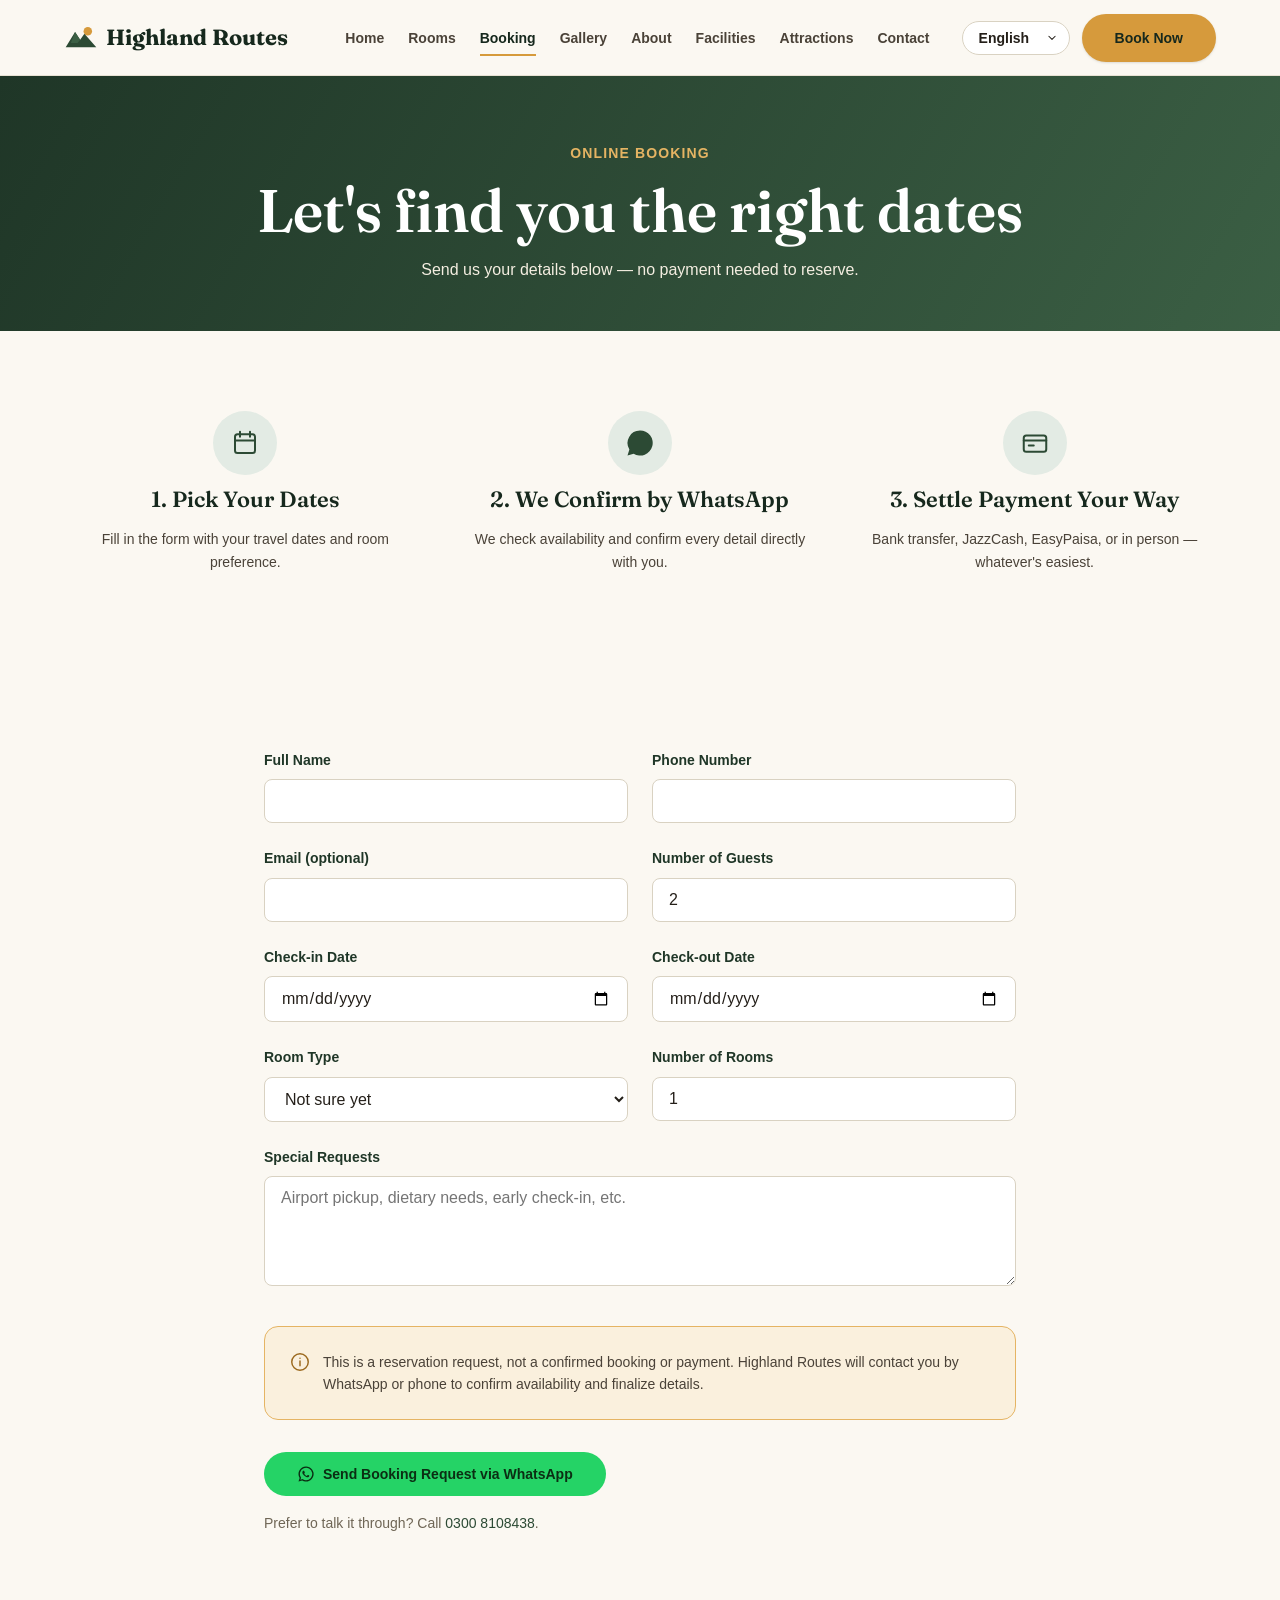
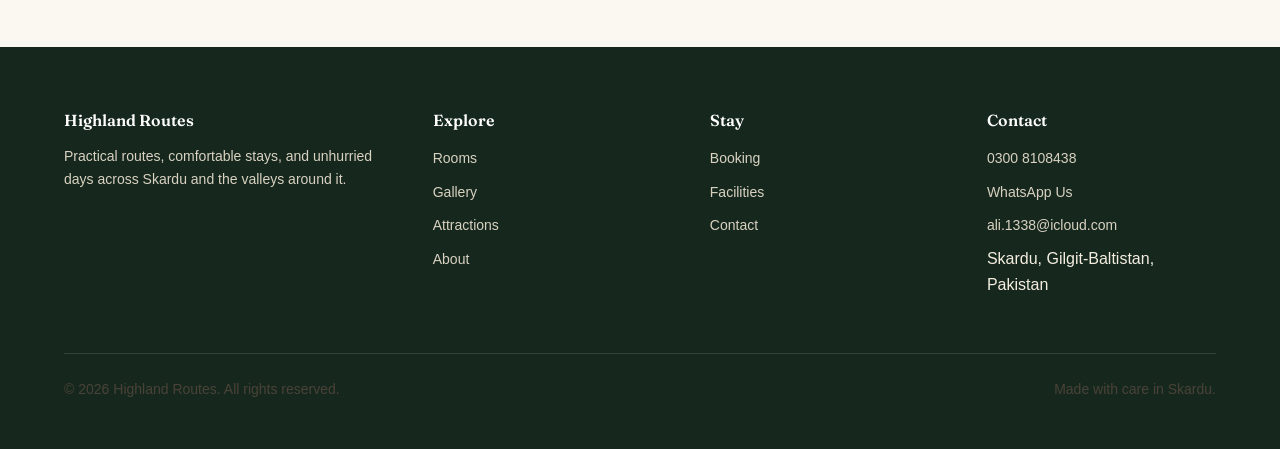
<file: booking.html>
<!DOCTYPE html>
<html lang="en" dir="ltr">
<head>
<meta charset="UTF-8">
<meta name="viewport" content="width=device-width, initial-scale=1">
<title>Book Your Stay — Highland Routes | Skardu</title>
<meta name="description" content="Send a booking request to Highland Routes in Skardu — pick your dates and room, and we'll confirm availability by WhatsApp or phone.">
<link rel="canonical" href="https://highlandroutes.com/booking.html">
<meta property="og:type" content="website">
<meta property="og:site_name" content="Highland Routes">
<meta property="og:title" content="Book Your Stay — Highland Routes | Skardu">
<meta property="og:description" content="Send a booking request to Highland Routes in Skardu — pick your dates and room, and we'll confirm availability by WhatsApp or phone.">
<meta property="og:image" content="https://highlandroutes.com/assets/images/og/og-default.jpg">
<meta property="og:url" content="https://highlandroutes.com/booking.html">
<meta property="og:locale" content="en_PK">
<meta name="twitter:card" content="summary_large_image">
<meta name="twitter:title" content="Book Your Stay — Highland Routes | Skardu">
<meta name="twitter:description" content="Send a booking request to Highland Routes in Skardu — pick your dates and room, and we'll confirm availability by WhatsApp or phone.">
<meta name="twitter:image" content="https://highlandroutes.com/assets/images/og/og-default.jpg">
<link rel="icon" type="image/svg+xml" href="data:image/svg+xml,%3Csvg xmlns='http://www.w3.org/2000/svg' viewBox='0 0 40 40'%3E%3Crect width='40' height='40' rx='8' fill='%232c4a34'/%3E%3Cpath d='M4 30L15 14L20 21L25 15L36 30H4Z' fill='%23d69a3c'/%3E%3C/svg%3E">
<link rel="preconnect" href="https://fonts.googleapis.com">
<link rel="preconnect" href="https://fonts.gstatic.com" crossorigin>
<link href="https://fonts.googleapis.com/css2?family=Fraunces:opsz,wght@9..144,500;9..144,600;9..144,700&display=swap" rel="stylesheet">
<link rel="stylesheet" href="assets/css/variables.css">
<link rel="stylesheet" href="assets/css/base.css">
<link rel="stylesheet" href="assets/css/layout.css">
<link rel="stylesheet" href="assets/css/components.css">
<link rel="stylesheet" href="assets/css/animations.css">
<link rel="stylesheet" href="assets/css/rtl.css">
</head>
<body>

<!-- SHARED:HEADER:START -->
<a class="skip-link" href="#main" data-i18n="common.skipToContent">Skip to content</a>
<header class="site-header" id="site-header">
  <div class="container">
    <a href="index.html" class="brand">
      <svg class="brand-mark" viewBox="0 0 40 40" fill="none" xmlns="http://www.w3.org/2000/svg" aria-hidden="true">
        <circle cx="28" cy="12" r="5" fill="var(--color-amber-500)"></circle>
        <path d="M2 31L13 13L19 22L24 15L38 31H2Z" fill="var(--color-forest-700)"></path>
        <path d="M13 13L19 22L16 26L8 26L13 13Z" fill="var(--color-forest-600)"></path>
      </svg>
      <span data-i18n="common.siteName">Highland Routes</span>
    </a>

    <nav class="main-nav" id="main-nav">
      <ul class="nav-list">
        <li><a href="index.html" data-i18n="nav.home">Home</a></li>
        <li><a href="rooms.html" data-i18n="nav.rooms">Rooms</a></li>
        <li><a href="booking.html" aria-current="page" data-i18n="nav.booking">Booking</a></li>
        <li><a href="gallery.html" data-i18n="nav.gallery">Gallery</a></li>
        <li><a href="about.html" data-i18n="nav.about">About</a></li>
        <li><a href="facilities.html" data-i18n="nav.facilities">Facilities</a></li>
        <li><a href="attractions.html" data-i18n="nav.attractions">Attractions</a></li>
        <li><a href="contact.html" data-i18n="nav.contact">Contact</a></li>
      </ul>
      <div class="nav-actions">
        <select class="lang-select" id="lang-select" aria-label="Choose language">
          <option value="en">English</option>
          <option value="ur">اردو</option>
          <option value="pa">پنجابی</option>
          <option value="ps">پښتو</option>
          <option value="hi">हिन्दी</option>
          <option value="de">Deutsch</option>
          <option value="fr">Français</option>
          <option value="zh">中文</option>
          <option value="ar">العربية</option>
        </select>
        <a href="booking.html" class="btn btn-primary" data-i18n="common.bookNow">Book Now</a>
      </div>
    </nav>

    <button class="nav-toggle" id="nav-toggle" type="button" aria-expanded="false" aria-controls="main-nav" aria-label="Menu">
      <svg viewBox="0 0 24 24" fill="none" stroke="currentColor" stroke-width="2" stroke-linecap="round"><line x1="3" y1="6" x2="21" y2="6"></line><line x1="3" y1="12" x2="21" y2="12"></line><line x1="3" y1="18" x2="21" y2="18"></line></svg>
    </button>
  </div>
</header>
<!-- SHARED:HEADER:END -->

<main id="main">

  <section class="page-banner">
    <div class="container">
      <p class="eyebrow" data-i18n="bookingPage.eyebrow">Online Booking</p>
      <h1 data-i18n="bookingPage.title">Let's find you the right dates</h1>
      <p class="page-banner-sub" data-i18n="bookingPage.bannerSub">Send us your details below — no payment needed to reserve.</p>
    </div>
  </section>

  <section class="section-tight section">
    <div class="container">
      <div class="grid grid-3">
        <div class="icon-tile reveal">
          <div class="icon-wrap">
            <svg viewBox="0 0 24 24" fill="none" stroke="currentColor" stroke-width="1.6" stroke-linecap="round" stroke-linejoin="round"><rect x="4" y="5" width="16" height="15" rx="2"></rect><path d="M8 3v4M16 3v4M4 10h16"></path></svg>
          </div>
          <h4 data-i18n="bookingPage.step1Title">1. Pick Your Dates</h4>
          <p data-i18n="bookingPage.step1Body">Fill in the form with your travel dates and room preference.</p>
        </div>
        <div class="icon-tile reveal reveal-delay-1">
          <div class="icon-wrap">
            <svg viewBox="0 0 24 24" fill="currentColor"><path d="M12 2a10 10 0 00-8.5 15.2L2 22l4.9-1.5A10 10 0 1012 2z"></path></svg>
          </div>
          <h4 data-i18n="bookingPage.step2Title">2. We Confirm by WhatsApp</h4>
          <p data-i18n="bookingPage.step2Body">We check availability and confirm every detail directly with you.</p>
        </div>
        <div class="icon-tile reveal reveal-delay-2">
          <div class="icon-wrap">
            <svg viewBox="0 0 24 24" fill="none" stroke="currentColor" stroke-width="1.6" stroke-linecap="round" stroke-linejoin="round"><rect x="3" y="6" width="18" height="13" rx="2"></rect><path d="M3 10h18"></path><path d="M7 14h4"></path></svg>
          </div>
          <h4 data-i18n="bookingPage.step3Title">3. Settle Payment Your Way</h4>
          <p data-i18n="bookingPage.step3Body">Bank transfer, JazzCash, EasyPaisa, or in person — whatever's easiest.</p>
        </div>
      </div>
    </div>
  </section>

  <section class="section">
    <div class="container" style="max-width: 800px;">
      <form id="booking-form" class="reveal" novalidate>
        <div class="form-grid">
          <div class="form-field">
            <label for="bf-name" data-i18n="booking.nameLabel">Full Name</label>
            <input type="text" id="bf-name" name="name" required autocomplete="name">
            <p class="field-error" data-i18n="booking.nameError">Please enter your name.</p>
          </div>
          <div class="form-field">
            <label for="bf-phone" data-i18n="booking.phoneLabel">Phone Number</label>
            <input type="tel" id="bf-phone" name="phone" required autocomplete="tel">
            <p class="field-error" data-i18n="booking.phoneError">Please enter a phone number.</p>
          </div>

          <div class="form-field">
            <label for="bf-email" data-i18n="booking.emailLabel">Email (optional)</label>
            <input type="email" id="bf-email" name="email" autocomplete="email">
          </div>
          <div class="form-field">
            <label for="bf-guests" data-i18n="booking.guestsLabel">Number of Guests</label>
            <input type="number" id="bf-guests" name="guests" min="1" max="20" required value="2">
            <p class="field-error" data-i18n="booking.guestsError">Please enter at least 1 guest.</p>
          </div>

          <div class="form-field">
            <label for="bf-checkin" data-i18n="booking.checkinLabel">Check-in Date</label>
            <input type="date" id="bf-checkin" name="checkin" required>
            <p class="field-error" data-i18n="booking.checkinError">Please choose a check-in date.</p>
          </div>
          <div class="form-field">
            <label for="bf-checkout" data-i18n="booking.checkoutLabel">Check-out Date</label>
            <input type="date" id="bf-checkout" name="checkout" required>
            <p class="field-error" data-i18n="booking.checkoutError">Check-out must be after check-in.</p>
          </div>

          <div class="form-field">
            <label for="bf-room" data-i18n="booking.roomLabel">Room Type</label>
            <select id="bf-room" name="room">
              <option value="" data-i18n="booking.roomPlaceholder">Not sure yet</option>
            </select>
          </div>
          <div class="form-field">
            <label for="bf-rooms" data-i18n="booking.roomsCountLabel">Number of Rooms</label>
            <input type="number" id="bf-rooms" name="rooms" min="1" max="10" value="1">
          </div>

          <div class="form-field form-field-full">
            <label for="bf-notes" data-i18n="booking.notesLabel">Special Requests</label>
            <textarea id="bf-notes" name="notes" placeholder="Airport pickup, dietary needs, early check-in, etc."></textarea>
          </div>
        </div>

        <div class="disclaimer-box" style="margin-block: var(--space-6);">
          <svg viewBox="0 0 24 24" fill="none" stroke="currentColor" stroke-width="1.6" stroke-linecap="round" stroke-linejoin="round"><circle cx="12" cy="12" r="9"></circle><path d="M12 8h.01M12 11v5"></path></svg>
          <p style="margin:0;" data-i18n="booking.disclaimer">This is a reservation request, not a confirmed booking or payment. Highland Routes will contact you by WhatsApp or phone to confirm availability and finalize details.</p>
        </div>

        <div class="form-actions">
          <button type="submit" class="btn btn-whatsapp">
            <svg viewBox="0 0 24 24" fill="currentColor"><path d="M12 2a10 10 0 00-8.5 15.2L2 22l4.9-1.5A10 10 0 1012 2zm0 18.2a8.2 8.2 0 01-4.2-1.2l-.3-.2-3 1 1-2.9-.2-.3A8.2 8.2 0 1112 20.2zm4.5-6.1c-.2-.1-1.4-.7-1.7-.8-.2-.1-.4-.1-.6.1-.2.2-.6.8-.8 1-.1.2-.3.2-.5.1-.2-.1-1-.4-1.9-1.2-.7-.6-1.2-1.4-1.3-1.6-.1-.2 0-.4.1-.5l.4-.4c.1-.1.2-.3.2-.4.1-.2 0-.3 0-.4-.1-.1-.6-1.4-.8-1.9-.2-.5-.4-.4-.6-.4h-.5c-.2 0-.4.1-.6.3-.2.2-.8.8-.8 1.9 0 1.1.8 2.2.9 2.4.1.2 1.6 2.4 3.8 3.4.5.2.9.4 1.3.5.5.2 1 .1 1.4.1.4-.1 1.4-.6 1.6-1.1.2-.5.2-1 .1-1.1-.1-.1-.2-.2-.5-.3z"></path></svg>
            <span data-i18n="booking.sendWhatsapp">Send Booking Request via WhatsApp</span>
          </button>
        </div>
        <p style="margin-top: var(--space-4); font-size: var(--fs-sm); color: var(--color-ink-500);" data-i18n="booking.callInstead">Prefer to talk it through? Call <a href="tel:+923008108438" class="keep-ltr">0300 8108438</a>.</p>
      </form>
    </div>
  </section>

</main>

<!-- SHARED:FOOTER:START -->
<footer class="site-footer">
  <div class="container">
    <div class="footer-grid">
      <div>
        <h4 data-i18n="common.siteName">Highland Routes</h4>
        <p data-i18n="footer.blurb">Practical routes, comfortable stays, and unhurried days across Skardu and the valleys around it.</p>
      </div>
      <div>
        <h4 data-i18n="footer.explore">Explore</h4>
        <ul class="footer-links">
          <li><a href="rooms.html" data-i18n="nav.rooms">Rooms</a></li>
          <li><a href="gallery.html" data-i18n="nav.gallery">Gallery</a></li>
          <li><a href="attractions.html" data-i18n="nav.attractions">Attractions</a></li>
          <li><a href="about.html" data-i18n="nav.about">About</a></li>
        </ul>
      </div>
      <div>
        <h4 data-i18n="footer.stay">Stay</h4>
        <ul class="footer-links">
          <li><a href="booking.html" data-i18n="nav.booking">Booking</a></li>
          <li><a href="facilities.html" data-i18n="nav.facilities">Facilities</a></li>
          <li><a href="contact.html" data-i18n="nav.contact">Contact</a></li>
        </ul>
      </div>
      <div>
        <h4 data-i18n="footer.contact">Contact</h4>
        <ul class="footer-links">
          <li><a href="tel:+923008108438" class="keep-ltr">0300 8108438</a></li>
          <li><a href="https://wa.me/923008108438" target="_blank" rel="noopener" data-i18n="common.whatsappUs">WhatsApp Us</a></li>
          <li><a href="mailto:ali.1338@icloud.com" class="keep-ltr">ali.1338@icloud.com</a></li>
          <li data-i18n="footer.location">Skardu, Gilgit-Baltistan, Pakistan</li>
        </ul>
      </div>
    </div>
    <div class="footer-bottom">
      <p>&copy; <span id="footer-year">2026</span> <span data-i18n="common.siteName">Highland Routes</span>. <span data-i18n="footer.rights">All rights reserved.</span></p>
      <p data-i18n="footer.madeWith">Made with care in Skardu.</p>
    </div>
  </div>
</footer>
<!-- SHARED:FOOTER:END -->

<script src="assets/js/site-config.js"></script>
<script src="assets/js/data/rooms-data.js"></script>
<script src="assets/js/booking.js"></script>
<script src="assets/js/main.js"></script>
<script src="assets/js/i18n/en.js"></script>
<script src="assets/js/i18n/ur.js"></script>
<script src="assets/js/i18n/pa.js"></script>
<script src="assets/js/i18n/ps.js"></script>
<script src="assets/js/i18n/hi.js"></script>
<script src="assets/js/i18n/de.js"></script>
<script src="assets/js/i18n/fr.js"></script>
<script src="assets/js/i18n/zh.js"></script>
<script src="assets/js/i18n/ar.js"></script>
<script src="assets/js/i18n.js"></script>
</body>
</html>
</file>
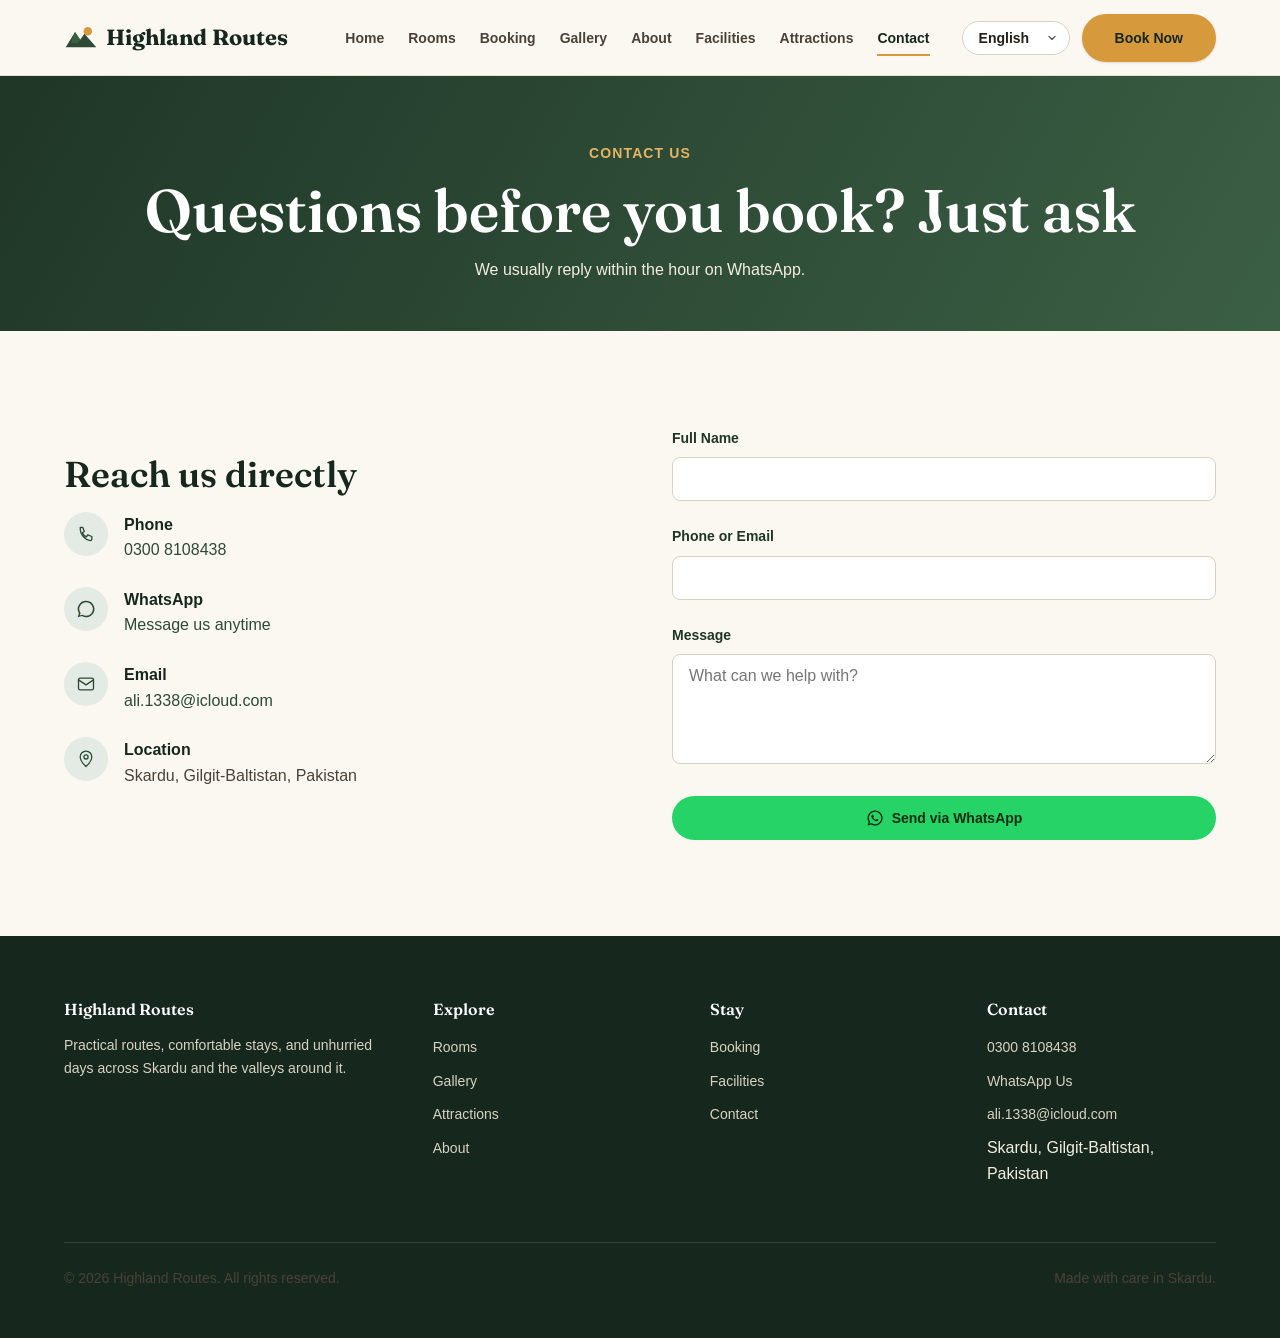
<file: contact.html>
<!DOCTYPE html>
<html lang="en" dir="ltr">
<head>
<meta charset="UTF-8">
<meta name="viewport" content="width=device-width, initial-scale=1">
<title>Contact Us — Highland Routes | Skardu</title>
<meta name="description" content="Get in touch with Highland Routes in Skardu, Gilgit-Baltistan — call, WhatsApp, or send a message and we'll reply directly.">
<link rel="canonical" href="https://highlandroutes.com/contact.html">
<meta property="og:type" content="website">
<meta property="og:site_name" content="Highland Routes">
<meta property="og:title" content="Contact Us — Highland Routes | Skardu">
<meta property="og:description" content="Get in touch with Highland Routes in Skardu, Gilgit-Baltistan — call, WhatsApp, or send a message and we'll reply directly.">
<meta property="og:image" content="https://highlandroutes.com/assets/images/og/og-default.jpg">
<meta property="og:url" content="https://highlandroutes.com/contact.html">
<meta property="og:locale" content="en_PK">
<meta name="twitter:card" content="summary_large_image">
<meta name="twitter:title" content="Contact Us — Highland Routes | Skardu">
<meta name="twitter:description" content="Get in touch with Highland Routes in Skardu, Gilgit-Baltistan — call, WhatsApp, or send a message and we'll reply directly.">
<meta name="twitter:image" content="https://highlandroutes.com/assets/images/og/og-default.jpg">
<script type="application/ld+json">
{
  "@context": "https://schema.org",
  "@type": ["LodgingBusiness", "TravelAgency"],
  "name": "Highland Routes",
  "telephone": "+92-300-8108438",
  "email": "ali.1338@icloud.com",
  "address": {
    "@type": "PostalAddress",
    "addressLocality": "Skardu",
    "addressRegion": "Gilgit-Baltistan",
    "addressCountry": "PK"
  },
  "url": "https://highlandroutes.com/contact.html"
}
</script>
<link rel="icon" type="image/svg+xml" href="data:image/svg+xml,%3Csvg xmlns='http://www.w3.org/2000/svg' viewBox='0 0 40 40'%3E%3Crect width='40' height='40' rx='8' fill='%232c4a34'/%3E%3Cpath d='M4 30L15 14L20 21L25 15L36 30H4Z' fill='%23d69a3c'/%3E%3C/svg%3E">
<link rel="preconnect" href="https://fonts.googleapis.com">
<link rel="preconnect" href="https://fonts.gstatic.com" crossorigin>
<link href="https://fonts.googleapis.com/css2?family=Fraunces:opsz,wght@9..144,500;9..144,600;9..144,700&display=swap" rel="stylesheet">
<link rel="stylesheet" href="assets/css/variables.css">
<link rel="stylesheet" href="assets/css/base.css">
<link rel="stylesheet" href="assets/css/layout.css">
<link rel="stylesheet" href="assets/css/components.css">
<link rel="stylesheet" href="assets/css/animations.css">
<link rel="stylesheet" href="assets/css/rtl.css">
</head>
<body>

<!-- SHARED:HEADER:START -->
<a class="skip-link" href="#main" data-i18n="common.skipToContent">Skip to content</a>
<header class="site-header" id="site-header">
  <div class="container">
    <a href="index.html" class="brand">
      <svg class="brand-mark" viewBox="0 0 40 40" fill="none" xmlns="http://www.w3.org/2000/svg" aria-hidden="true">
        <circle cx="28" cy="12" r="5" fill="var(--color-amber-500)"></circle>
        <path d="M2 31L13 13L19 22L24 15L38 31H2Z" fill="var(--color-forest-700)"></path>
        <path d="M13 13L19 22L16 26L8 26L13 13Z" fill="var(--color-forest-600)"></path>
      </svg>
      <span data-i18n="common.siteName">Highland Routes</span>
    </a>

    <nav class="main-nav" id="main-nav">
      <ul class="nav-list">
        <li><a href="index.html" data-i18n="nav.home">Home</a></li>
        <li><a href="rooms.html" data-i18n="nav.rooms">Rooms</a></li>
        <li><a href="booking.html" data-i18n="nav.booking">Booking</a></li>
        <li><a href="gallery.html" data-i18n="nav.gallery">Gallery</a></li>
        <li><a href="about.html" data-i18n="nav.about">About</a></li>
        <li><a href="facilities.html" data-i18n="nav.facilities">Facilities</a></li>
        <li><a href="attractions.html" data-i18n="nav.attractions">Attractions</a></li>
        <li><a href="contact.html" aria-current="page" data-i18n="nav.contact">Contact</a></li>
      </ul>
      <div class="nav-actions">
        <select class="lang-select" id="lang-select" aria-label="Choose language">
          <option value="en">English</option>
          <option value="ur">اردو</option>
          <option value="pa">پنجابی</option>
          <option value="ps">پښتو</option>
          <option value="hi">हिन्दी</option>
          <option value="de">Deutsch</option>
          <option value="fr">Français</option>
          <option value="zh">中文</option>
          <option value="ar">العربية</option>
        </select>
        <a href="booking.html" class="btn btn-primary" data-i18n="common.bookNow">Book Now</a>
      </div>
    </nav>

    <button class="nav-toggle" id="nav-toggle" type="button" aria-expanded="false" aria-controls="main-nav" aria-label="Menu">
      <svg viewBox="0 0 24 24" fill="none" stroke="currentColor" stroke-width="2" stroke-linecap="round"><line x1="3" y1="6" x2="21" y2="6"></line><line x1="3" y1="12" x2="21" y2="12"></line><line x1="3" y1="18" x2="21" y2="18"></line></svg>
    </button>
  </div>
</header>
<!-- SHARED:HEADER:END -->

<main id="main">

  <section class="page-banner">
    <div class="container">
      <p class="eyebrow" data-i18n="contactPage.eyebrow">Contact Us</p>
      <h1 data-i18n="contactPage.title">Questions before you book? Just ask</h1>
      <p class="page-banner-sub" data-i18n="contactPage.bannerSub">We usually reply within the hour on WhatsApp.</p>
    </div>
  </section>

  <section class="section">
    <div class="container">
      <div class="split">
        <div class="reveal">
          <h3 data-i18n="contactPage.infoTitle">Reach us directly</h3>

          <div class="contact-method">
            <div class="icon-wrap">
              <svg viewBox="0 0 24 24" fill="none" stroke="currentColor" stroke-width="1.6" stroke-linecap="round" stroke-linejoin="round"><path d="M5 4h3l2 5-2.5 1.5a11 11 0 005 5L14 13l5 2v3a2 2 0 01-2 2A15 15 0 015 6a2 2 0 012-2z"></path></svg>
            </div>
            <div>
              <p class="contact-label" data-i18n="contactPage.phoneLabel">Phone</p>
              <a href="tel:+923008108438" class="keep-ltr">0300 8108438</a>
            </div>
          </div>

          <div class="contact-method">
            <div class="icon-wrap">
              <svg viewBox="0 0 24 24" fill="currentColor"><path d="M12 2a10 10 0 00-8.5 15.2L2 22l4.9-1.5A10 10 0 1012 2zm0 18.2a8.2 8.2 0 01-4.2-1.2l-.3-.2-3 1 1-2.9-.2-.3A8.2 8.2 0 1112 20.2z"></path></svg>
            </div>
            <div>
              <p class="contact-label" data-i18n="contactPage.whatsappLabel">WhatsApp</p>
              <a href="https://wa.me/923008108438" target="_blank" rel="noopener" data-i18n="contactPage.whatsappCta">Message us anytime</a>
            </div>
          </div>

          <div class="contact-method">
            <div class="icon-wrap">
              <svg viewBox="0 0 24 24" fill="none" stroke="currentColor" stroke-width="1.6" stroke-linecap="round" stroke-linejoin="round"><rect x="3" y="5" width="18" height="14" rx="2"></rect><path d="M3 7l9 6 9-6"></path></svg>
            </div>
            <div>
              <p class="contact-label" data-i18n="contactPage.emailLabel">Email</p>
              <a href="mailto:ali.1338@icloud.com" class="keep-ltr">ali.1338@icloud.com</a>
            </div>
          </div>

          <div class="contact-method">
            <div class="icon-wrap">
              <svg viewBox="0 0 24 24" fill="none" stroke="currentColor" stroke-width="1.6" stroke-linecap="round" stroke-linejoin="round"><path d="M12 21s7-6.5 7-11.5a7 7 0 10-14 0C5 14.5 12 21 12 21z"></path><circle cx="12" cy="9.5" r="2.5"></circle></svg>
            </div>
            <div>
              <p class="contact-label" data-i18n="contactPage.locationLabel">Location</p>
              <p data-i18n="footer.location">Skardu, Gilgit-Baltistan, Pakistan</p>
            </div>
          </div>
        </div>

        <form id="contact-form" class="reveal reveal-delay-1" novalidate>
          <div class="form-field" style="margin-bottom: var(--space-5);">
            <label for="cf-name" data-i18n="contactPage.formNameLabel">Full Name</label>
            <input type="text" id="cf-name" name="name" required autocomplete="name">
            <p class="field-error" data-i18n="contactPage.formNameError">Please enter your name.</p>
          </div>
          <div class="form-field" style="margin-bottom: var(--space-5);">
            <label for="cf-contact" data-i18n="contactPage.formContactLabel">Phone or Email</label>
            <input type="text" id="cf-contact" name="contact" required>
            <p class="field-error" data-i18n="contactPage.formContactError">Please share a way to reach you.</p>
          </div>
          <div class="form-field" style="margin-bottom: var(--space-5);">
            <label for="cf-message" data-i18n="contactPage.formMessageLabel">Message</label>
            <textarea id="cf-message" name="message" required placeholder="What can we help with?"></textarea>
            <p class="field-error" data-i18n="contactPage.formMessageError">Please write a short message.</p>
          </div>
          <button type="submit" class="btn btn-whatsapp btn-block">
            <svg viewBox="0 0 24 24" fill="currentColor"><path d="M12 2a10 10 0 00-8.5 15.2L2 22l4.9-1.5A10 10 0 1012 2zm0 18.2a8.2 8.2 0 01-4.2-1.2l-.3-.2-3 1 1-2.9-.2-.3A8.2 8.2 0 1112 20.2zm4.5-6.1c-.2-.1-1.4-.7-1.7-.8-.2-.1-.4-.1-.6.1-.2.2-.6.8-.8 1-.1.2-.3.2-.5.1-.2-.1-1-.4-1.9-1.2-.7-.6-1.2-1.4-1.3-1.6-.1-.2 0-.4.1-.5l.4-.4c.1-.1.2-.3.2-.4.1-.2 0-.3 0-.4-.1-.1-.6-1.4-.8-1.9-.2-.5-.4-.4-.6-.4h-.5c-.2 0-.4.1-.6.3-.2.2-.8.8-.8 1.9 0 1.1.8 2.2.9 2.4.1.2 1.6 2.4 3.8 3.4.5.2.9.4 1.3.5.5.2 1 .1 1.4.1.4-.1 1.4-.6 1.6-1.1.2-.5.2-1 .1-1.1-.1-.1-.2-.2-.5-.3z"></path></svg>
            <span data-i18n="contactPage.formSubmit">Send via WhatsApp</span>
          </button>
        </form>
      </div>
    </div>
  </section>

</main>

<!-- SHARED:FOOTER:START -->
<footer class="site-footer">
  <div class="container">
    <div class="footer-grid">
      <div>
        <h4 data-i18n="common.siteName">Highland Routes</h4>
        <p data-i18n="footer.blurb">Practical routes, comfortable stays, and unhurried days across Skardu and the valleys around it.</p>
      </div>
      <div>
        <h4 data-i18n="footer.explore">Explore</h4>
        <ul class="footer-links">
          <li><a href="rooms.html" data-i18n="nav.rooms">Rooms</a></li>
          <li><a href="gallery.html" data-i18n="nav.gallery">Gallery</a></li>
          <li><a href="attractions.html" data-i18n="nav.attractions">Attractions</a></li>
          <li><a href="about.html" data-i18n="nav.about">About</a></li>
        </ul>
      </div>
      <div>
        <h4 data-i18n="footer.stay">Stay</h4>
        <ul class="footer-links">
          <li><a href="booking.html" data-i18n="nav.booking">Booking</a></li>
          <li><a href="facilities.html" data-i18n="nav.facilities">Facilities</a></li>
          <li><a href="contact.html" data-i18n="nav.contact">Contact</a></li>
        </ul>
      </div>
      <div>
        <h4 data-i18n="footer.contact">Contact</h4>
        <ul class="footer-links">
          <li><a href="tel:+923008108438" class="keep-ltr">0300 8108438</a></li>
          <li><a href="https://wa.me/923008108438" target="_blank" rel="noopener" data-i18n="common.whatsappUs">WhatsApp Us</a></li>
          <li><a href="mailto:ali.1338@icloud.com" class="keep-ltr">ali.1338@icloud.com</a></li>
          <li data-i18n="footer.location">Skardu, Gilgit-Baltistan, Pakistan</li>
        </ul>
      </div>
    </div>
    <div class="footer-bottom">
      <p>&copy; <span id="footer-year">2026</span> <span data-i18n="common.siteName">Highland Routes</span>. <span data-i18n="footer.rights">All rights reserved.</span></p>
      <p data-i18n="footer.madeWith">Made with care in Skardu.</p>
    </div>
  </div>
</footer>
<!-- SHARED:FOOTER:END -->

<script src="assets/js/site-config.js"></script>
<script src="assets/js/contact.js"></script>
<script src="assets/js/main.js"></script>
<script src="assets/js/i18n/en.js"></script>
<script src="assets/js/i18n/ur.js"></script>
<script src="assets/js/i18n/pa.js"></script>
<script src="assets/js/i18n/ps.js"></script>
<script src="assets/js/i18n/hi.js"></script>
<script src="assets/js/i18n/de.js"></script>
<script src="assets/js/i18n/fr.js"></script>
<script src="assets/js/i18n/zh.js"></script>
<script src="assets/js/i18n/ar.js"></script>
<script src="assets/js/i18n.js"></script>
</body>
</html>
</file>
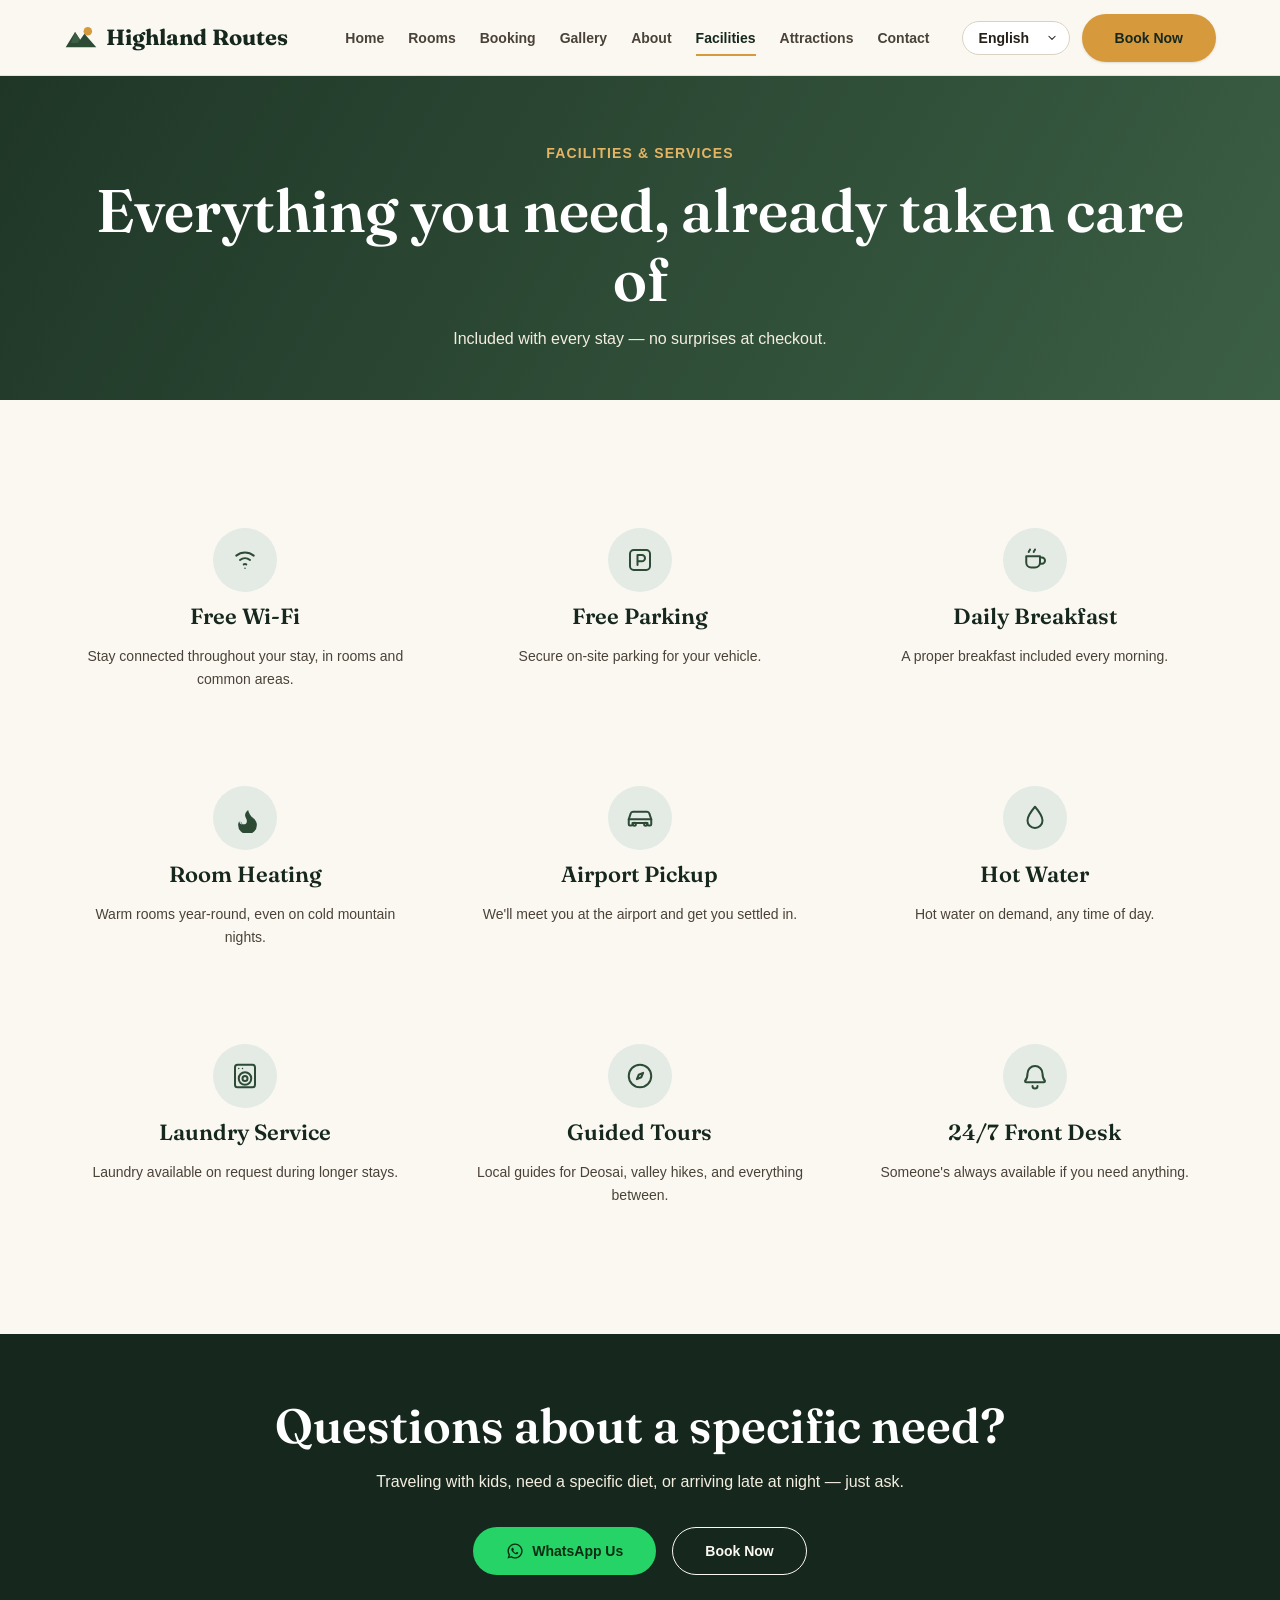
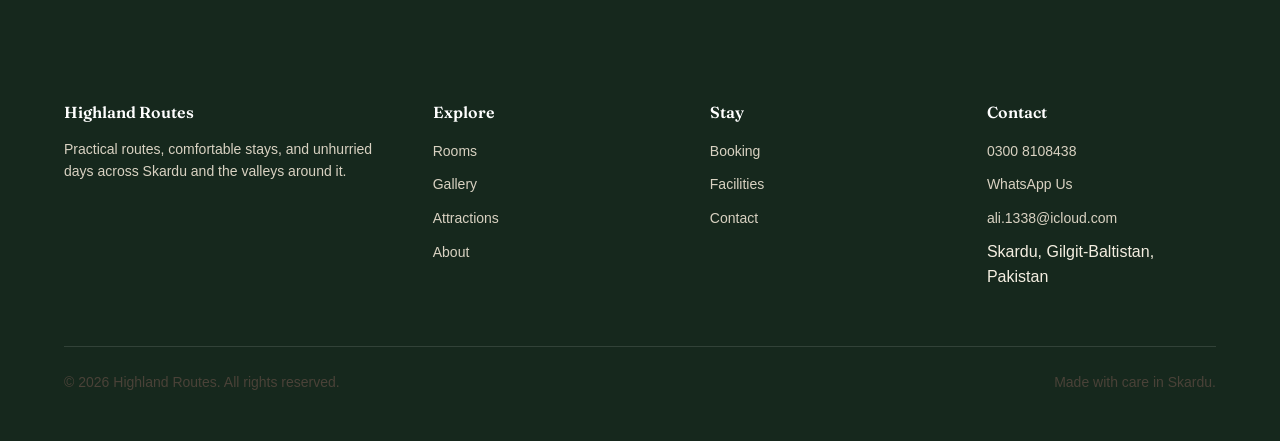
<file: facilities.html>
<!DOCTYPE html>
<html lang="en" dir="ltr">
<head>
<meta charset="UTF-8">
<meta name="viewport" content="width=device-width, initial-scale=1">
<title>Facilities &amp; Services — Highland Routes | Skardu</title>
<meta name="description" content="Free Wi-Fi, parking, daily breakfast, room heating, airport pickup, and guided tours — everything included with your stay at Highland Routes.">
<link rel="canonical" href="https://highlandroutes.com/facilities.html">
<meta property="og:type" content="website">
<meta property="og:site_name" content="Highland Routes">
<meta property="og:title" content="Facilities & Services — Highland Routes | Skardu">
<meta property="og:description" content="Free Wi-Fi, parking, daily breakfast, room heating, airport pickup, and guided tours — everything included with your stay at Highland Routes.">
<meta property="og:image" content="https://highlandroutes.com/assets/images/og/og-default.jpg">
<meta property="og:url" content="https://highlandroutes.com/facilities.html">
<meta property="og:locale" content="en_PK">
<meta name="twitter:card" content="summary_large_image">
<meta name="twitter:title" content="Facilities & Services — Highland Routes | Skardu">
<meta name="twitter:description" content="Free Wi-Fi, parking, daily breakfast, room heating, airport pickup, and guided tours — everything included with your stay at Highland Routes.">
<meta name="twitter:image" content="https://highlandroutes.com/assets/images/og/og-default.jpg">
<link rel="icon" type="image/svg+xml" href="data:image/svg+xml,%3Csvg xmlns='http://www.w3.org/2000/svg' viewBox='0 0 40 40'%3E%3Crect width='40' height='40' rx='8' fill='%232c4a34'/%3E%3Cpath d='M4 30L15 14L20 21L25 15L36 30H4Z' fill='%23d69a3c'/%3E%3C/svg%3E">
<link rel="preconnect" href="https://fonts.googleapis.com">
<link rel="preconnect" href="https://fonts.gstatic.com" crossorigin>
<link href="https://fonts.googleapis.com/css2?family=Fraunces:opsz,wght@9..144,500;9..144,600;9..144,700&display=swap" rel="stylesheet">
<link rel="stylesheet" href="assets/css/variables.css">
<link rel="stylesheet" href="assets/css/base.css">
<link rel="stylesheet" href="assets/css/layout.css">
<link rel="stylesheet" href="assets/css/components.css">
<link rel="stylesheet" href="assets/css/animations.css">
<link rel="stylesheet" href="assets/css/rtl.css">
</head>
<body>

<!-- SHARED:HEADER:START -->
<a class="skip-link" href="#main" data-i18n="common.skipToContent">Skip to content</a>
<header class="site-header" id="site-header">
  <div class="container">
    <a href="index.html" class="brand">
      <svg class="brand-mark" viewBox="0 0 40 40" fill="none" xmlns="http://www.w3.org/2000/svg" aria-hidden="true">
        <circle cx="28" cy="12" r="5" fill="var(--color-amber-500)"></circle>
        <path d="M2 31L13 13L19 22L24 15L38 31H2Z" fill="var(--color-forest-700)"></path>
        <path d="M13 13L19 22L16 26L8 26L13 13Z" fill="var(--color-forest-600)"></path>
      </svg>
      <span data-i18n="common.siteName">Highland Routes</span>
    </a>

    <nav class="main-nav" id="main-nav">
      <ul class="nav-list">
        <li><a href="index.html" data-i18n="nav.home">Home</a></li>
        <li><a href="rooms.html" data-i18n="nav.rooms">Rooms</a></li>
        <li><a href="booking.html" data-i18n="nav.booking">Booking</a></li>
        <li><a href="gallery.html" data-i18n="nav.gallery">Gallery</a></li>
        <li><a href="about.html" data-i18n="nav.about">About</a></li>
        <li><a href="facilities.html" aria-current="page" data-i18n="nav.facilities">Facilities</a></li>
        <li><a href="attractions.html" data-i18n="nav.attractions">Attractions</a></li>
        <li><a href="contact.html" data-i18n="nav.contact">Contact</a></li>
      </ul>
      <div class="nav-actions">
        <select class="lang-select" id="lang-select" aria-label="Choose language">
          <option value="en">English</option>
          <option value="ur">اردو</option>
          <option value="pa">پنجابی</option>
          <option value="ps">پښتو</option>
          <option value="hi">हिन्दी</option>
          <option value="de">Deutsch</option>
          <option value="fr">Français</option>
          <option value="zh">中文</option>
          <option value="ar">العربية</option>
        </select>
        <a href="booking.html" class="btn btn-primary" data-i18n="common.bookNow">Book Now</a>
      </div>
    </nav>

    <button class="nav-toggle" id="nav-toggle" type="button" aria-expanded="false" aria-controls="main-nav" aria-label="Menu">
      <svg viewBox="0 0 24 24" fill="none" stroke="currentColor" stroke-width="2" stroke-linecap="round"><line x1="3" y1="6" x2="21" y2="6"></line><line x1="3" y1="12" x2="21" y2="12"></line><line x1="3" y1="18" x2="21" y2="18"></line></svg>
    </button>
  </div>
</header>
<!-- SHARED:HEADER:END -->

<main id="main">

  <section class="page-banner">
    <div class="container">
      <p class="eyebrow" data-i18n="facilitiesPage.eyebrow">Facilities &amp; Services</p>
      <h1 data-i18n="facilitiesPage.title">Everything you need, already taken care of</h1>
      <p class="page-banner-sub" data-i18n="facilitiesPage.bannerSub">Included with every stay — no surprises at checkout.</p>
    </div>
  </section>

  <section class="section">
    <div class="container">
      <div class="grid grid-3">

        <div class="icon-tile reveal">
          <div class="icon-wrap">
            <svg viewBox="0 0 24 24" fill="none" stroke="currentColor" stroke-width="1.6" stroke-linecap="round" stroke-linejoin="round"><path d="M5 8.5a11 11 0 0114 0"></path><path d="M8 12a6.5 6.5 0 018 0"></path><path d="M11 15.5a2 2 0 012 0"></path><circle cx="12" cy="18.5" r="0.6" fill="currentColor" stroke="none"></circle></svg>
          </div>
          <h4 data-i18n="facilitiesPage.wifiTitle">Free Wi-Fi</h4>
          <p data-i18n="facilitiesPage.wifiBody">Stay connected throughout your stay, in rooms and common areas.</p>
        </div>

        <div class="icon-tile reveal reveal-delay-1">
          <div class="icon-wrap">
            <svg viewBox="0 0 24 24" fill="none" stroke="currentColor" stroke-width="1.6" stroke-linecap="round" stroke-linejoin="round"><rect x="4" y="4" width="16" height="16" rx="3"></rect><path d="M10 16V8h3.5a2.5 2.5 0 010 5H10"></path></svg>
          </div>
          <h4 data-i18n="facilitiesPage.parkingTitle">Free Parking</h4>
          <p data-i18n="facilitiesPage.parkingBody">Secure on-site parking for your vehicle.</p>
        </div>

        <div class="icon-tile reveal reveal-delay-2">
          <div class="icon-wrap">
            <svg viewBox="0 0 24 24" fill="none" stroke="currentColor" stroke-width="1.6" stroke-linecap="round" stroke-linejoin="round"><path d="M5 9h11v5a4 4 0 01-4 4H9a4 4 0 01-4-4V9z"></path><path d="M16 10h1.5a2.5 2.5 0 010 5H16"></path><path d="M8 3.5c0 1-1 1-1 2"></path><path d="M12 3.5c0 1-1 1-1 2"></path></svg>
          </div>
          <h4 data-i18n="facilitiesPage.breakfastTitle">Daily Breakfast</h4>
          <p data-i18n="facilitiesPage.breakfastBody">A proper breakfast included every morning.</p>
        </div>

        <div class="icon-tile reveal">
          <div class="icon-wrap">
            <svg viewBox="0 0 24 24" fill="currentColor"><path d="M8.5 14.5A2.5 2.5 0 0011 17a2.5 2.5 0 002.5-2.5c0-1.38-.5-2-1-3-1.072-2.143-.224-4.054 2-6 .5 2.5 2 4.9 4 6.5 2 1.6 3 3.5 3 5.5a7.5 7.5 0 11-15 0c0-1.153.433-2.294 1-3a2.5 2.5 0 002.5 2.5z"></path></svg>
          </div>
          <h4 data-i18n="facilitiesPage.heatingTitle">Room Heating</h4>
          <p data-i18n="facilitiesPage.heatingBody">Warm rooms year-round, even on cold mountain nights.</p>
        </div>

        <div class="icon-tile reveal reveal-delay-1">
          <div class="icon-wrap">
            <svg viewBox="0 0 24 24" fill="none" stroke="currentColor" stroke-width="1.6" stroke-linecap="round" stroke-linejoin="round"><path d="M3 13l1.5-4.5A2 2 0 016.4 7h11.2a2 2 0 011.9 1.5L21 13"></path><path d="M3 13h18v4a1 1 0 01-1 1h-1a1 1 0 01-1-1v-1H6v1a1 1 0 01-1 1H4a1 1 0 01-1-1v-4z"></path><circle cx="7.5" cy="17" r="1.2"></circle><circle cx="16.5" cy="17" r="1.2"></circle></svg>
          </div>
          <h4 data-i18n="facilitiesPage.pickupTitle">Airport Pickup</h4>
          <p data-i18n="facilitiesPage.pickupBody">We'll meet you at the airport and get you settled in.</p>
        </div>

        <div class="icon-tile reveal reveal-delay-2">
          <div class="icon-wrap">
            <svg viewBox="0 0 24 24" fill="none" stroke="currentColor" stroke-width="1.6" stroke-linecap="round" stroke-linejoin="round"><path d="M12 3s6 7 6 11a6 6 0 01-12 0c0-4 6-11 6-11z"></path></svg>
          </div>
          <h4 data-i18n="facilitiesPage.hotWaterTitle">Hot Water</h4>
          <p data-i18n="facilitiesPage.hotWaterBody">Hot water on demand, any time of day.</p>
        </div>

        <div class="icon-tile reveal">
          <div class="icon-wrap">
            <svg viewBox="0 0 24 24" fill="none" stroke="currentColor" stroke-width="1.6" stroke-linecap="round" stroke-linejoin="round"><rect x="4" y="3" width="16" height="18" rx="2"></rect><circle cx="12" cy="14" r="5"></circle><circle cx="12" cy="14" r="2"></circle><circle cx="7" cy="6" r="0.6" fill="currentColor" stroke="none"></circle><circle cx="10" cy="6" r="0.6" fill="currentColor" stroke="none"></circle></svg>
          </div>
          <h4 data-i18n="facilitiesPage.laundryTitle">Laundry Service</h4>
          <p data-i18n="facilitiesPage.laundryBody">Laundry available on request during longer stays.</p>
        </div>

        <div class="icon-tile reveal reveal-delay-1">
          <div class="icon-wrap">
            <svg viewBox="0 0 24 24" fill="none" stroke="currentColor" stroke-width="1.6" stroke-linecap="round" stroke-linejoin="round"><circle cx="12" cy="12" r="9"></circle><path d="M14.5 9.5L13 13l-3.5 1.5L11 11l3.5-1.5z"></path></svg>
          </div>
          <h4 data-i18n="facilitiesPage.toursTitle">Guided Tours</h4>
          <p data-i18n="facilitiesPage.toursBody">Local guides for Deosai, valley hikes, and everything between.</p>
        </div>

        <div class="icon-tile reveal reveal-delay-2">
          <div class="icon-wrap">
            <svg viewBox="0 0 24 24" fill="none" stroke="currentColor" stroke-width="1.6" stroke-linecap="round" stroke-linejoin="round"><path d="M5 17h14a1 1 0 001-1c-1-1-2-2-2-6a6 6 0 00-12 0c0 4-1 5-2 6a1 1 0 001 1z"></path><path d="M10 20a2 2 0 004 0"></path></svg>
          </div>
          <h4 data-i18n="facilitiesPage.frontDeskTitle">24/7 Front Desk</h4>
          <p data-i18n="facilitiesPage.frontDeskBody">Someone's always available if you need anything.</p>
        </div>

      </div>
    </div>
  </section>

  <section class="cta-band">
    <div class="container reveal">
      <h2 data-i18n="facilitiesPage.ctaTitle">Questions about a specific need?</h2>
      <p data-i18n="facilitiesPage.ctaBody">Traveling with kids, need a specific diet, or arriving late at night — just ask.</p>
      <div class="hero-actions" style="justify-content:center;">
        <a href="https://wa.me/923008108438" target="_blank" rel="noopener" class="btn btn-whatsapp">
          <svg viewBox="0 0 24 24" fill="currentColor"><path d="M12 2a10 10 0 00-8.5 15.2L2 22l4.9-1.5A10 10 0 1012 2zm0 18.2a8.2 8.2 0 01-4.2-1.2l-.3-.2-3 1 1-2.9-.2-.3A8.2 8.2 0 1112 20.2zm4.5-6.1c-.2-.1-1.4-.7-1.7-.8-.2-.1-.4-.1-.6.1-.2.2-.6.8-.8 1-.1.2-.3.2-.5.1-.2-.1-1-.4-1.9-1.2-.7-.6-1.2-1.4-1.3-1.6-.1-.2 0-.4.1-.5l.4-.4c.1-.1.2-.3.2-.4.1-.2 0-.3 0-.4-.1-.1-.6-1.4-.8-1.9-.2-.5-.4-.4-.6-.4h-.5c-.2 0-.4.1-.6.3-.2.2-.8.8-.8 1.9 0 1.1.8 2.2.9 2.4.1.2 1.6 2.4 3.8 3.4.5.2.9.4 1.3.5.5.2 1 .1 1.4.1.4-.1 1.4-.6 1.6-1.1.2-.5.2-1 .1-1.1-.1-.1-.2-.2-.5-.3z"></path></svg>
          <span data-i18n="common.whatsappUs">WhatsApp Us</span>
        </a>
        <a href="booking.html" class="btn btn-outline" data-i18n="common.bookNow">Book Now</a>
      </div>
    </div>
  </section>

</main>

<!-- SHARED:FOOTER:START -->
<footer class="site-footer">
  <div class="container">
    <div class="footer-grid">
      <div>
        <h4 data-i18n="common.siteName">Highland Routes</h4>
        <p data-i18n="footer.blurb">Practical routes, comfortable stays, and unhurried days across Skardu and the valleys around it.</p>
      </div>
      <div>
        <h4 data-i18n="footer.explore">Explore</h4>
        <ul class="footer-links">
          <li><a href="rooms.html" data-i18n="nav.rooms">Rooms</a></li>
          <li><a href="gallery.html" data-i18n="nav.gallery">Gallery</a></li>
          <li><a href="attractions.html" data-i18n="nav.attractions">Attractions</a></li>
          <li><a href="about.html" data-i18n="nav.about">About</a></li>
        </ul>
      </div>
      <div>
        <h4 data-i18n="footer.stay">Stay</h4>
        <ul class="footer-links">
          <li><a href="booking.html" data-i18n="nav.booking">Booking</a></li>
          <li><a href="facilities.html" data-i18n="nav.facilities">Facilities</a></li>
          <li><a href="contact.html" data-i18n="nav.contact">Contact</a></li>
        </ul>
      </div>
      <div>
        <h4 data-i18n="footer.contact">Contact</h4>
        <ul class="footer-links">
          <li><a href="tel:+923008108438" class="keep-ltr">0300 8108438</a></li>
          <li><a href="https://wa.me/923008108438" target="_blank" rel="noopener" data-i18n="common.whatsappUs">WhatsApp Us</a></li>
          <li><a href="mailto:ali.1338@icloud.com" class="keep-ltr">ali.1338@icloud.com</a></li>
          <li data-i18n="footer.location">Skardu, Gilgit-Baltistan, Pakistan</li>
        </ul>
      </div>
    </div>
    <div class="footer-bottom">
      <p>&copy; <span id="footer-year">2026</span> <span data-i18n="common.siteName">Highland Routes</span>. <span data-i18n="footer.rights">All rights reserved.</span></p>
      <p data-i18n="footer.madeWith">Made with care in Skardu.</p>
    </div>
  </div>
</footer>
<!-- SHARED:FOOTER:END -->

<script src="assets/js/site-config.js"></script>
<script src="assets/js/main.js"></script>
<script src="assets/js/i18n/en.js"></script>
<script src="assets/js/i18n/ur.js"></script>
<script src="assets/js/i18n/pa.js"></script>
<script src="assets/js/i18n/ps.js"></script>
<script src="assets/js/i18n/hi.js"></script>
<script src="assets/js/i18n/de.js"></script>
<script src="assets/js/i18n/fr.js"></script>
<script src="assets/js/i18n/zh.js"></script>
<script src="assets/js/i18n/ar.js"></script>
<script src="assets/js/i18n.js"></script>
</body>
</html>
</file>
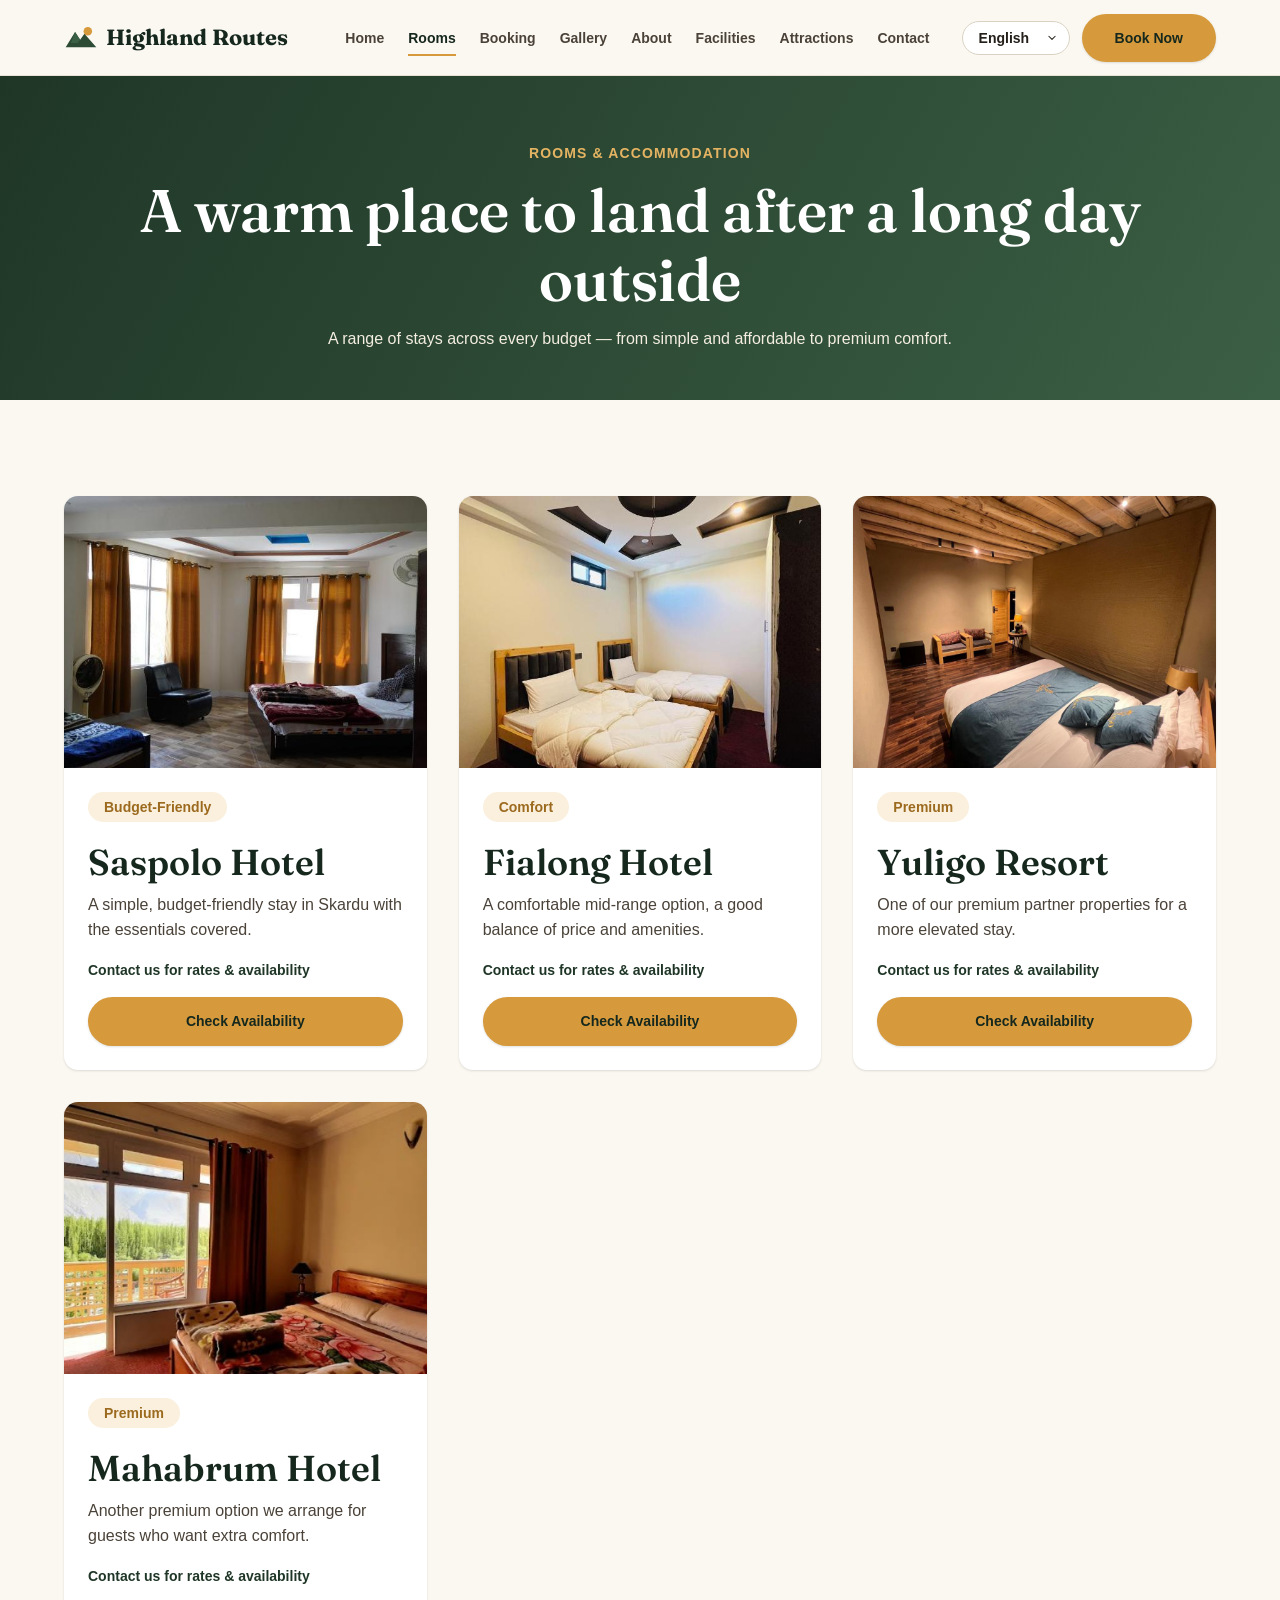
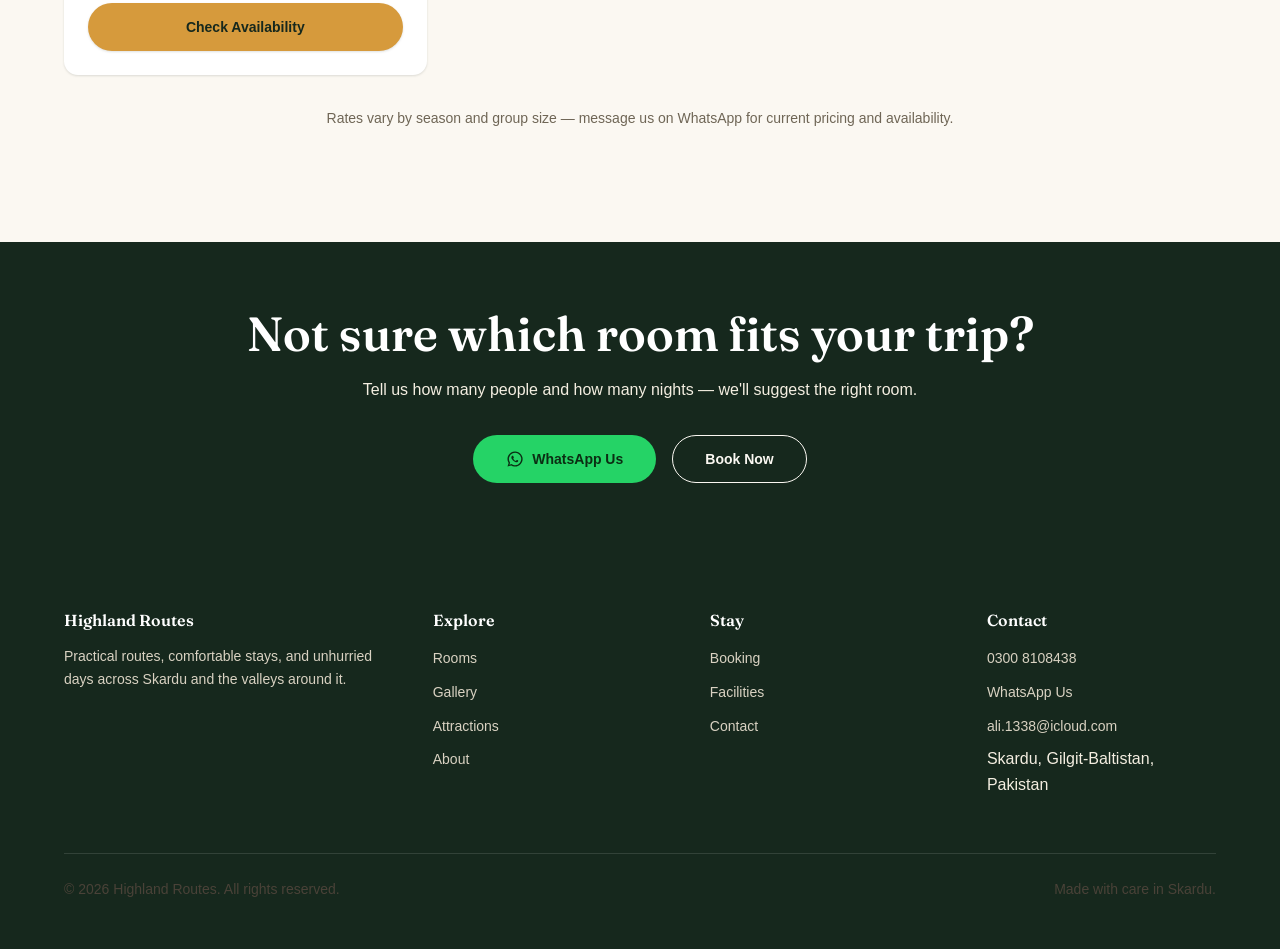
<file: rooms.html>
<!DOCTYPE html>
<html lang="en" dir="ltr">
<head>
<meta charset="UTF-8">
<meta name="viewport" content="width=device-width, initial-scale=1">
<title>Rooms &amp; Accommodation — Highland Routes | Skardu</title>
<meta name="description" content="Standard, Deluxe, and Family Suite rooms at Highland Routes in Skardu — warm, comfortable stays with mountain views after a day out in Gilgit-Baltistan.">
<link rel="canonical" href="https://highlandroutes.com/rooms.html">
<meta property="og:type" content="website">
<meta property="og:site_name" content="Highland Routes">
<meta property="og:title" content="Rooms & Accommodation — Highland Routes | Skardu">
<meta property="og:description" content="Standard, Deluxe, and Family Suite rooms at Highland Routes in Skardu — warm, comfortable stays with mountain views after a day out in Gilgit-Baltistan.">
<meta property="og:image" content="https://highlandroutes.com/assets/images/og/og-default.jpg">
<meta property="og:url" content="https://highlandroutes.com/rooms.html">
<meta property="og:locale" content="en_PK">
<meta name="twitter:card" content="summary_large_image">
<meta name="twitter:title" content="Rooms & Accommodation — Highland Routes | Skardu">
<meta name="twitter:description" content="Standard, Deluxe, and Family Suite rooms at Highland Routes in Skardu — warm, comfortable stays with mountain views after a day out in Gilgit-Baltistan.">
<meta name="twitter:image" content="https://highlandroutes.com/assets/images/og/og-default.jpg">
<link rel="icon" type="image/svg+xml" href="data:image/svg+xml,%3Csvg xmlns='http://www.w3.org/2000/svg' viewBox='0 0 40 40'%3E%3Crect width='40' height='40' rx='8' fill='%232c4a34'/%3E%3Cpath d='M4 30L15 14L20 21L25 15L36 30H4Z' fill='%23d69a3c'/%3E%3C/svg%3E">
<link rel="preconnect" href="https://fonts.googleapis.com">
<link rel="preconnect" href="https://fonts.gstatic.com" crossorigin>
<link href="https://fonts.googleapis.com/css2?family=Fraunces:opsz,wght@9..144,500;9..144,600;9..144,700&display=swap" rel="stylesheet">
<link rel="stylesheet" href="assets/css/variables.css">
<link rel="stylesheet" href="assets/css/base.css">
<link rel="stylesheet" href="assets/css/layout.css">
<link rel="stylesheet" href="assets/css/components.css">
<link rel="stylesheet" href="assets/css/animations.css">
<link rel="stylesheet" href="assets/css/rtl.css">
</head>
<body>

<!-- SHARED:HEADER:START -->
<a class="skip-link" href="#main" data-i18n="common.skipToContent">Skip to content</a>
<header class="site-header" id="site-header">
  <div class="container">
    <a href="index.html" class="brand">
      <svg class="brand-mark" viewBox="0 0 40 40" fill="none" xmlns="http://www.w3.org/2000/svg" aria-hidden="true">
        <circle cx="28" cy="12" r="5" fill="var(--color-amber-500)"></circle>
        <path d="M2 31L13 13L19 22L24 15L38 31H2Z" fill="var(--color-forest-700)"></path>
        <path d="M13 13L19 22L16 26L8 26L13 13Z" fill="var(--color-forest-600)"></path>
      </svg>
      <span data-i18n="common.siteName">Highland Routes</span>
    </a>

    <nav class="main-nav" id="main-nav">
      <ul class="nav-list">
        <li><a href="index.html" data-i18n="nav.home">Home</a></li>
        <li><a href="rooms.html" aria-current="page" data-i18n="nav.rooms">Rooms</a></li>
        <li><a href="booking.html" data-i18n="nav.booking">Booking</a></li>
        <li><a href="gallery.html" data-i18n="nav.gallery">Gallery</a></li>
        <li><a href="about.html" data-i18n="nav.about">About</a></li>
        <li><a href="facilities.html" data-i18n="nav.facilities">Facilities</a></li>
        <li><a href="attractions.html" data-i18n="nav.attractions">Attractions</a></li>
        <li><a href="contact.html" data-i18n="nav.contact">Contact</a></li>
      </ul>
      <div class="nav-actions">
        <select class="lang-select" id="lang-select" aria-label="Choose language">
          <option value="en">English</option>
          <option value="ur">اردو</option>
          <option value="pa">پنجابی</option>
          <option value="ps">پښتو</option>
          <option value="hi">हिन्दी</option>
          <option value="de">Deutsch</option>
          <option value="fr">Français</option>
          <option value="zh">中文</option>
          <option value="ar">العربية</option>
        </select>
        <a href="booking.html" class="btn btn-primary" data-i18n="common.bookNow">Book Now</a>
      </div>
    </nav>

    <button class="nav-toggle" id="nav-toggle" type="button" aria-expanded="false" aria-controls="main-nav" aria-label="Menu">
      <svg viewBox="0 0 24 24" fill="none" stroke="currentColor" stroke-width="2" stroke-linecap="round"><line x1="3" y1="6" x2="21" y2="6"></line><line x1="3" y1="12" x2="21" y2="12"></line><line x1="3" y1="18" x2="21" y2="18"></line></svg>
    </button>
  </div>
</header>
<!-- SHARED:HEADER:END -->

<main id="main">

  <section class="page-banner">
    <div class="container">
      <p class="eyebrow" data-i18n="rooms.eyebrow">Rooms &amp; Accommodation</p>
      <h1 data-i18n="rooms.title">A warm place to land after a long day outside</h1>
      <p class="page-banner-sub" data-i18n="rooms.bannerSub">A range of stays across every budget — from simple and affordable to premium comfort.</p>
    </div>
  </section>

  <section class="section">
    <div class="container">
      <div class="grid grid-3" id="rooms-grid"></div>
      <p class="reveal" style="text-align:center; margin-top: var(--space-6); font-size: var(--fs-sm); color: var(--color-ink-500);" data-i18n="rooms.rateDisclaimer">Rates vary by season and group size — message us on WhatsApp for current pricing and availability.</p>
    </div>
  </section>

  <section class="cta-band">
    <div class="container reveal">
      <h2 data-i18n="rooms.ctaTitle">Not sure which room fits your trip?</h2>
      <p data-i18n="rooms.ctaBody">Tell us how many people and how many nights — we'll suggest the right room.</p>
      <div class="hero-actions" style="justify-content:center;">
        <a href="https://wa.me/923008108438" target="_blank" rel="noopener" class="btn btn-whatsapp">
          <svg viewBox="0 0 24 24" fill="currentColor"><path d="M12 2a10 10 0 00-8.5 15.2L2 22l4.9-1.5A10 10 0 1012 2zm0 18.2a8.2 8.2 0 01-4.2-1.2l-.3-.2-3 1 1-2.9-.2-.3A8.2 8.2 0 1112 20.2zm4.5-6.1c-.2-.1-1.4-.7-1.7-.8-.2-.1-.4-.1-.6.1-.2.2-.6.8-.8 1-.1.2-.3.2-.5.1-.2-.1-1-.4-1.9-1.2-.7-.6-1.2-1.4-1.3-1.6-.1-.2 0-.4.1-.5l.4-.4c.1-.1.2-.3.2-.4.1-.2 0-.3 0-.4-.1-.1-.6-1.4-.8-1.9-.2-.5-.4-.4-.6-.4h-.5c-.2 0-.4.1-.6.3-.2.2-.8.8-.8 1.9 0 1.1.8 2.2.9 2.4.1.2 1.6 2.4 3.8 3.4.5.2.9.4 1.3.5.5.2 1 .1 1.4.1.4-.1 1.4-.6 1.6-1.1.2-.5.2-1 .1-1.1-.1-.1-.2-.2-.5-.3z"></path></svg>
          <span data-i18n="common.whatsappUs">WhatsApp Us</span>
        </a>
        <a href="booking.html" class="btn btn-outline" data-i18n="common.bookNow">Book Now</a>
      </div>
    </div>
  </section>

</main>

<!-- SHARED:FOOTER:START -->
<footer class="site-footer">
  <div class="container">
    <div class="footer-grid">
      <div>
        <h4 data-i18n="common.siteName">Highland Routes</h4>
        <p data-i18n="footer.blurb">Practical routes, comfortable stays, and unhurried days across Skardu and the valleys around it.</p>
      </div>
      <div>
        <h4 data-i18n="footer.explore">Explore</h4>
        <ul class="footer-links">
          <li><a href="rooms.html" data-i18n="nav.rooms">Rooms</a></li>
          <li><a href="gallery.html" data-i18n="nav.gallery">Gallery</a></li>
          <li><a href="attractions.html" data-i18n="nav.attractions">Attractions</a></li>
          <li><a href="about.html" data-i18n="nav.about">About</a></li>
        </ul>
      </div>
      <div>
        <h4 data-i18n="footer.stay">Stay</h4>
        <ul class="footer-links">
          <li><a href="booking.html" data-i18n="nav.booking">Booking</a></li>
          <li><a href="facilities.html" data-i18n="nav.facilities">Facilities</a></li>
          <li><a href="contact.html" data-i18n="nav.contact">Contact</a></li>
        </ul>
      </div>
      <div>
        <h4 data-i18n="footer.contact">Contact</h4>
        <ul class="footer-links">
          <li><a href="tel:+923008108438" class="keep-ltr">0300 8108438</a></li>
          <li><a href="https://wa.me/923008108438" target="_blank" rel="noopener" data-i18n="common.whatsappUs">WhatsApp Us</a></li>
          <li><a href="mailto:ali.1338@icloud.com" class="keep-ltr">ali.1338@icloud.com</a></li>
          <li data-i18n="footer.location">Skardu, Gilgit-Baltistan, Pakistan</li>
        </ul>
      </div>
    </div>
    <div class="footer-bottom">
      <p>&copy; <span id="footer-year">2026</span> <span data-i18n="common.siteName">Highland Routes</span>. <span data-i18n="footer.rights">All rights reserved.</span></p>
      <p data-i18n="footer.madeWith">Made with care in Skardu.</p>
    </div>
  </div>
</footer>
<!-- SHARED:FOOTER:END -->

<script src="assets/js/site-config.js"></script>
<script src="assets/js/data/rooms-data.js"></script>
<script src="assets/js/media-helpers.js"></script>
<script src="assets/js/rooms.js"></script>
<script src="assets/js/main.js"></script>
<script src="assets/js/i18n/en.js"></script>
<script src="assets/js/i18n/ur.js"></script>
<script src="assets/js/i18n/pa.js"></script>
<script src="assets/js/i18n/ps.js"></script>
<script src="assets/js/i18n/hi.js"></script>
<script src="assets/js/i18n/de.js"></script>
<script src="assets/js/i18n/fr.js"></script>
<script src="assets/js/i18n/zh.js"></script>
<script src="assets/js/i18n/ar.js"></script>
<script src="assets/js/i18n.js"></script>
</body>
</html>
</file>
<file: assets/css/variables.css>
:root {
  /* Brand palette — deep alpine forest + warm sunset amber + cream */
  --color-forest-900: #16281d;
  --color-forest-800: #1f3627;
  --color-forest-700: #2c4a34;
  --color-forest-600: #3b5f44;
  --color-forest-500: #4f7859;
  --color-forest-100: #e3ebe4;

  --color-amber-700: #9c6a1f;
  --color-amber-600: #bd8127;
  --color-amber-500: #d69a3c;
  --color-amber-400: #e5b463;
  --color-amber-100: #faf0dd;

  --color-cream-50: #fbf8f2;
  --color-cream-100: #f4eee1;
  --color-cream-200: #ece3d0;

  --color-ink-900: #241f19;
  --color-ink-700: #4a4238;
  --color-ink-500: #6f6656;
  --color-stone-300: #d9d2c2;
  --color-stone-200: #e8e2d4;

  --color-white: #ffffff;
  --color-success: #3b6b4a;
  --color-star: #d69a3c;
  --color-star-empty: #e4dccb;

  /* Typography */
  --font-display: "Fraunces", Georgia, "Iowan Old Style", "Palatino Linotype", serif;
  --font-body: -apple-system, BlinkMacSystemFont, "Segoe UI", Roboto, Helvetica, Arial, sans-serif;

  --fs-sm: 0.875rem;
  --fs-base: 1rem;
  --fs-md: 1.125rem;
  --fs-lg: 1.375rem;
  --fs-xl: 1.75rem;
  --fs-2xl: 2.25rem;
  --fs-3xl: 3rem;
  --fs-4xl: 3.75rem;

  /* Spacing scale (4px base) */
  --space-1: 0.25rem;
  --space-2: 0.5rem;
  --space-3: 0.75rem;
  --space-4: 1rem;
  --space-5: 1.5rem;
  --space-6: 2rem;
  --space-7: 3rem;
  --space-8: 4rem;
  --space-9: 6rem;
  --space-10: 8rem;

  /* Shape */
  --radius-sm: 8px;
  --radius-md: 14px;
  --radius-lg: 24px;
  --radius-full: 999px;

  /* Shadow — warm-tinted, never pure black */
  --shadow-sm: 0 1px 3px rgba(22, 40, 29, 0.08), 0 1px 2px rgba(22, 40, 29, 0.06);
  --shadow-md: 0 8px 24px rgba(22, 40, 29, 0.10), 0 2px 6px rgba(22, 40, 29, 0.06);
  --shadow-lg: 0 20px 48px rgba(22, 40, 29, 0.16), 0 6px 16px rgba(22, 40, 29, 0.08);

  /* Layout */
  --container-max: 1200px;
  --header-height: 76px;
  --transition-fast: 160ms ease;
  --transition-base: 260ms ease;
  --transition-slow: 420ms cubic-bezier(0.22, 1, 0.36, 1);
}
</file>
<file: assets/css/base.css>
*, *::before, *::after {
  box-sizing: border-box;
}

html {
  scroll-behavior: smooth;
}

body {
  margin: 0;
  font-family: var(--font-body);
  font-size: var(--fs-base);
  line-height: 1.6;
  color: var(--color-ink-900);
  background: var(--color-cream-50);
  -webkit-font-smoothing: antialiased;
  text-rendering: optimizeLegibility;
}

img, video {
  max-width: 100%;
  display: block;
}

h1, h2, h3, h4 {
  font-family: var(--font-display);
  font-weight: 600;
  line-height: 1.15;
  margin: 0 0 var(--space-4);
  color: var(--color-forest-900);
}

h1 { font-size: var(--fs-4xl); }
h2 { font-size: var(--fs-3xl); }
h3 { font-size: var(--fs-2xl); }
h4 { font-size: var(--fs-lg); }

p {
  margin: 0 0 var(--space-4);
  color: var(--color-ink-700);
}

a {
  color: var(--color-forest-700);
  text-decoration: none;
}

a:hover {
  color: var(--color-amber-600);
}

ul, ol {
  margin: 0;
  padding: 0;
  list-style: none;
}

button {
  font-family: inherit;
  cursor: pointer;
}

label {
  display: block;
  font-size: var(--fs-sm);
  font-weight: 600;
  color: var(--color-forest-800);
  margin-bottom: var(--space-2);
}

input, select, textarea {
  font-family: inherit;
  font-size: var(--fs-base);
}

:focus-visible {
  outline: 3px solid var(--color-amber-500);
  outline-offset: 2px;
}

.container {
  width: 100%;
  max-width: var(--container-max);
  margin-inline: auto;
  padding-inline: var(--space-5);
}

.section {
  padding-block: var(--space-9);
}

.section-tight {
  padding-block: var(--space-7);
}

.eyebrow {
  display: inline-block;
  font-family: var(--font-body);
  font-size: var(--fs-sm);
  font-weight: 700;
  letter-spacing: 0.08em;
  text-transform: uppercase;
  color: var(--color-amber-600);
  margin-bottom: var(--space-3);
}

.section-heading {
  max-width: 640px;
  margin-inline: auto;
  text-align: center;
  margin-bottom: var(--space-7);
}

.section-heading p {
  font-size: var(--fs-md);
}

.visually-hidden {
  position: absolute;
  width: 1px;
  height: 1px;
  padding: 0;
  margin: -1px;
  overflow: hidden;
  clip: rect(0, 0, 0, 0);
  white-space: nowrap;
  border: 0;
}

.skip-link {
  position: absolute;
  inset-inline-start: var(--space-3);
  top: -60px;
  background: var(--color-forest-900);
  color: var(--color-white);
  padding: var(--space-3) var(--space-5);
  border-radius: var(--radius-sm);
  z-index: 200;
  transition: top var(--transition-fast);
}

.skip-link:focus {
  top: var(--space-3);
}

/* RTL: flip anything not already handled by logical properties */
[dir="rtl"] body {
  direction: rtl;
}
</file>
<file: assets/css/layout.css>
/* ===== Header ===== */
.site-header {
  position: sticky;
  top: 0;
  z-index: 100;
  height: var(--header-height);
  display: flex;
  align-items: center;
  transition: box-shadow var(--transition-base);
}

/* Backdrop blur lives on a pseudo-element, not .site-header itself, because
   backdrop-filter/filter/transform on an element creates a new containing
   block for any position:fixed descendant (like the mobile .main-nav
   dropdown) — that would trap it inside the header's own small box instead
   of covering the viewport. Keeping the filter off .site-header avoids that. */
.site-header::before {
  content: "";
  position: absolute;
  inset: 0;
  z-index: -1;
  background: rgba(251, 248, 242, 0.92);
  backdrop-filter: saturate(160%) blur(10px);
  -webkit-backdrop-filter: saturate(160%) blur(10px);
  border-bottom: 1px solid var(--color-stone-200);
}

.site-header.is-scrolled {
  box-shadow: var(--shadow-sm);
}

.site-header .container {
  display: flex;
  align-items: center;
  justify-content: space-between;
  gap: var(--space-5);
}

.brand {
  display: flex;
  align-items: center;
  gap: var(--space-2);
  font-family: var(--font-display);
  font-size: var(--fs-lg);
  font-weight: 700;
  color: var(--color-forest-900);
  white-space: nowrap;
}

.brand-mark {
  width: 34px;
  height: 34px;
  flex-shrink: 0;
}

.main-nav {
  display: flex;
  align-items: center;
  gap: var(--space-6);
}

.nav-list {
  display: flex;
  align-items: center;
  gap: var(--space-5);
}

.nav-list a {
  font-size: var(--fs-sm);
  font-weight: 600;
  color: var(--color-ink-700);
  padding: var(--space-2) 0;
  position: relative;
}

.nav-list a::after {
  content: "";
  position: absolute;
  inset-inline-start: 0;
  bottom: -2px;
  width: 0;
  height: 2px;
  background: var(--color-amber-500);
  transition: width var(--transition-base);
}

.nav-list a:hover::after,
.nav-list a[aria-current="page"]::after {
  width: 100%;
}

.nav-list a[aria-current="page"] {
  color: var(--color-forest-900);
}

.nav-actions {
  display: flex;
  align-items: center;
  gap: var(--space-3);
}

.lang-select {
  appearance: none;
  background: var(--color-white) url("data:image/svg+xml;utf8,<svg xmlns='http://www.w3.org/2000/svg' viewBox='0 0 20 20' fill='%23241f19'><path d='M5.5 7.5l4.5 4.5 4.5-4.5' stroke='%23241f19' stroke-width='1.5' fill='none' stroke-linecap='round' stroke-linejoin='round'/></svg>") no-repeat right 10px center;
  background-size: 14px;
  border: 1px solid var(--color-stone-300);
  border-radius: var(--radius-full);
  padding: var(--space-2) var(--space-6) var(--space-2) var(--space-4);
  font-size: var(--fs-sm);
  font-weight: 600;
  color: var(--color-ink-900);
}

[dir="rtl"] .lang-select {
  background-position: left 10px center;
  padding: var(--space-2) var(--space-4) var(--space-2) var(--space-6);
}

.nav-toggle {
  display: none;
  width: 44px;
  height: 44px;
  align-items: center;
  justify-content: center;
  background: none;
  border: none;
  color: var(--color-forest-900);
}

.nav-toggle svg { width: 26px; height: 26px; }

/* ===== Footer ===== */
.site-footer {
  background: var(--color-forest-900);
  color: var(--color-cream-100);
  padding-block: var(--space-8) var(--space-6);
}

.footer-grid {
  display: grid;
  grid-template-columns: 1.4fr 1fr 1fr 1fr;
  gap: var(--space-7);
  margin-bottom: var(--space-7);
}

.footer-grid h4 {
  color: var(--color-white);
  font-size: var(--fs-base);
  margin-bottom: var(--space-4);
}

.footer-grid p, .footer-grid a {
  color: var(--color-stone-300);
  font-size: var(--fs-sm);
}

.footer-grid a:hover { color: var(--color-amber-400); }

.footer-links li { margin-bottom: var(--space-2); }

.footer-bottom {
  border-top: 1px solid rgba(255, 255, 255, 0.12);
  padding-top: var(--space-5);
  display: flex;
  justify-content: space-between;
  flex-wrap: wrap;
  gap: var(--space-3);
  font-size: var(--fs-sm);
  color: var(--color-stone-300);
}

/* ===== Grids ===== */
.grid {
  display: grid;
  gap: var(--space-6);
}

.grid-2 { grid-template-columns: repeat(2, 1fr); }
.grid-3 { grid-template-columns: repeat(3, 1fr); }
.grid-4 { grid-template-columns: repeat(4, 1fr); }

.split {
  display: grid;
  grid-template-columns: 1fr 1fr;
  gap: var(--space-8);
  align-items: center;
}

/* ===== Responsive ===== */
@media (max-width: 960px) {
  .footer-grid { grid-template-columns: 1fr 1fr; }
  .grid-4 { grid-template-columns: repeat(2, 1fr); }
  .grid-3 { grid-template-columns: repeat(2, 1fr); }
}

@media (max-width: 760px) {
  .main-nav {
    position: fixed;
    inset: var(--header-height) 0 0 0;
    background: var(--color-cream-50);
    flex-direction: column;
    align-items: stretch;
    padding: var(--space-6) var(--space-5);
    transform: translateY(-12px);
    opacity: 0;
    visibility: hidden;
    transition: opacity var(--transition-base), transform var(--transition-base), visibility var(--transition-base);
    overflow-y: auto;
  }

  .main-nav.is-open {
    opacity: 1;
    transform: translateY(0);
    visibility: visible;
  }

  .nav-list {
    flex-direction: column;
    align-items: stretch;
    gap: 0;
  }

  .nav-list a {
    display: block;
    padding: var(--space-4) 0;
    border-bottom: 1px solid var(--color-stone-200);
    font-size: var(--fs-md);
  }

  .nav-actions {
    margin-top: var(--space-5);
    justify-content: flex-start;
  }

  .nav-toggle { display: inline-flex; }

  .footer-grid { grid-template-columns: 1fr; gap: var(--space-6); }
  .grid-4, .grid-3, .grid-2 { grid-template-columns: 1fr; }
  .split { grid-template-columns: 1fr; gap: var(--space-6); }

  h1 { font-size: var(--fs-3xl); }
  h2 { font-size: var(--fs-2xl); }
}
</file>
<file: assets/css/components.css>
/* ===== Buttons ===== */
.btn {
  display: inline-flex;
  align-items: center;
  justify-content: center;
  gap: var(--space-2);
  font-size: var(--fs-sm);
  font-weight: 700;
  padding: var(--space-3) var(--space-6);
  border-radius: var(--radius-full);
  border: 1px solid transparent;
  transition: transform var(--transition-fast), box-shadow var(--transition-fast), background var(--transition-fast), color var(--transition-fast);
  white-space: nowrap;
}

.btn:hover { transform: translateY(-1px); }
.btn svg { width: 18px; height: 18px; }

.btn-primary {
  background: var(--color-amber-500);
  color: var(--color-forest-900);
  box-shadow: var(--shadow-sm);
}

.btn-primary:hover {
  background: var(--color-amber-600);
  color: var(--color-forest-900);
  box-shadow: var(--shadow-md);
}

.btn-outline {
  background: transparent;
  border-color: currentColor;
  color: var(--color-cream-50);
}

.btn-outline:hover { color: var(--color-amber-400); }

.btn-dark {
  background: var(--color-forest-900);
  color: var(--color-cream-50);
}

.btn-dark:hover { background: var(--color-forest-700); color: var(--color-white); }

.btn-whatsapp {
  background: #25D366;
  color: #0b2e13;
}

.btn-whatsapp:hover { background: #1ebe5b; color: #0b2e13; }

.btn-block { width: 100%; }

/* ===== Cards ===== */
.card {
  background: var(--color-white);
  border-radius: var(--radius-md);
  overflow: hidden;
  box-shadow: var(--shadow-sm);
  transition: box-shadow var(--transition-base), transform var(--transition-base);
}

.card:hover {
  box-shadow: var(--shadow-md);
  transform: translateY(-4px);
}

.card-body {
  padding: var(--space-5);
}

.card-eyebrow {
  font-size: var(--fs-sm);
  color: var(--color-amber-600);
  font-weight: 700;
}

/* ===== Placeholder photo (unified: rooms / gallery / attractions) ===== */
.placeholder-photo,
.img-missing {
  position: relative;
  display: flex;
  align-items: center;
  justify-content: center;
  flex-direction: column;
  gap: var(--space-2);
  background: linear-gradient(135deg, var(--color-forest-100) 0%, var(--color-amber-100) 100%);
  color: var(--color-forest-600);
  min-height: 220px;
  text-align: center;
  padding: var(--space-4);
}

.placeholder-photo svg, .img-missing svg {
  width: 40px;
  height: 40px;
  opacity: 0.6;
}

.placeholder-photo span, .img-missing span {
  font-size: var(--fs-sm);
  font-weight: 600;
  color: var(--color-forest-700);
}

.media-frame {
  position: relative;
  width: 100%;
  aspect-ratio: 4 / 3;
  overflow: hidden;
  background: var(--color-stone-200);
}

.media-frame img {
  width: 100%;
  height: 100%;
  object-fit: cover;
  transition: transform var(--transition-slow);
}

.media-frame:hover img { transform: scale(1.05); }

.media-frame.img-missing img { display: none; }

.media-frame .placeholder-fallback {
  display: none;
  position: absolute;
  inset: 0;
}

.media-frame.img-missing .placeholder-fallback {
  display: flex;
}

/* ===== Star ratings ===== */
.stars {
  display: inline-flex;
  align-items: center;
  gap: 2px;
  color: var(--color-star);
  font-size: var(--fs-md);
  line-height: 1;
}

.stars .star-empty { color: var(--color-star-empty); }

.star-half {
  position: relative;
  display: inline-block;
  color: var(--color-star-empty);
}

.star-half::before {
  content: "★";
  position: absolute;
  inset-inline-start: 0;
  width: 50%;
  overflow: hidden;
  color: var(--color-star);
}

.rating-badge {
  display: inline-flex;
  align-items: center;
  gap: var(--space-2);
  background: var(--color-white);
  border-radius: var(--radius-full);
  padding: var(--space-2) var(--space-5);
  box-shadow: var(--shadow-sm);
  font-weight: 700;
  color: var(--color-forest-900);
}

/* ===== Badges / pills ===== */
.badge {
  display: inline-flex;
  align-items: center;
  gap: var(--space-1);
  background: var(--color-forest-100);
  color: var(--color-forest-700);
  font-size: var(--fs-sm);
  font-weight: 600;
  padding: var(--space-1) var(--space-4);
  border-radius: var(--radius-full);
}

.badge-amber {
  background: var(--color-amber-100);
  color: var(--color-amber-700);
}

/* ===== Facility / icon grid ===== */
.icon-tile {
  display: flex;
  flex-direction: column;
  align-items: center;
  text-align: center;
  gap: var(--space-3);
  padding: var(--space-6) var(--space-4);
}

.icon-tile .icon-wrap {
  width: 64px;
  height: 64px;
  display: flex;
  align-items: center;
  justify-content: center;
  border-radius: var(--radius-full);
  background: var(--color-forest-100);
  color: var(--color-forest-700);
}

.icon-tile .icon-wrap svg { width: 30px; height: 30px; }

.icon-tile h4 { margin-bottom: var(--space-1); }
.icon-tile p { font-size: var(--fs-sm); margin: 0; }

/* ===== Accordion (Nearby Attractions) ===== */
.accordion-item {
  border-bottom: 1px solid var(--color-stone-200);
}

.accordion-item:first-child { border-top: 1px solid var(--color-stone-200); }

.accordion-trigger {
  width: 100%;
  display: flex;
  align-items: center;
  justify-content: space-between;
  gap: var(--space-4);
  background: none;
  border: none;
  padding: var(--space-5) var(--space-2);
  text-align: start;
  font-family: var(--font-display);
  font-size: var(--fs-lg);
  color: var(--color-forest-900);
}

.accordion-trigger:hover { color: var(--color-amber-600); }

.accordion-trigger .chevron {
  width: 22px;
  height: 22px;
  flex-shrink: 0;
  transition: transform var(--transition-base);
}

.accordion-trigger[aria-expanded="true"] .chevron {
  transform: rotate(180deg);
}

.accordion-panel {
  overflow: hidden;
  display: grid;
  grid-template-columns: 280px 1fr;
  gap: var(--space-6);
  align-items: center;
  padding: 0 var(--space-2) var(--space-6);
}

/* Higher specificity than .accordion-panel so the hidden attribute (set via
   JS: panel.hidden = true) actually wins instead of being overridden by the
   display:grid rule above. */
.accordion-panel[hidden] {
  display: none;
}

.accordion-panel .media-frame {
  border-radius: var(--radius-md);
  aspect-ratio: 4 / 3;
}

@media (max-width: 760px) {
  .accordion-panel { grid-template-columns: 1fr; }
}

/* ===== Gallery / Lightbox ===== */
.gallery-tabs {
  display: flex;
  flex-wrap: wrap;
  gap: var(--space-3);
  justify-content: center;
  margin-bottom: var(--space-7);
}

.gallery-tab {
  background: var(--color-white);
  border: 1px solid var(--color-stone-300);
  border-radius: var(--radius-full);
  padding: var(--space-2) var(--space-5);
  font-size: var(--fs-sm);
  font-weight: 600;
  color: var(--color-ink-700);
}

.gallery-tab[aria-pressed="true"] {
  background: var(--color-forest-900);
  border-color: var(--color-forest-900);
  color: var(--color-white);
}

.gallery-grid {
  display: grid;
  grid-template-columns: repeat(3, 1fr);
  gap: var(--space-4);
}

.gallery-grid button.media-frame {
  border: none;
  padding: 0;
  border-radius: var(--radius-md);
  cursor: zoom-in;
}

@media (max-width: 760px) {
  .gallery-grid { grid-template-columns: repeat(2, 1fr); }
}

.lightbox {
  position: fixed;
  inset: 0;
  background: rgba(22, 24, 21, 0.92);
  display: none;
  align-items: center;
  justify-content: center;
  z-index: 300;
  padding: var(--space-6);
}

.lightbox.is-open { display: flex; }

.lightbox img {
  max-width: min(90vw, 1100px);
  max-height: 82vh;
  border-radius: var(--radius-sm);
  box-shadow: var(--shadow-lg);
}

.lightbox-close, .lightbox-prev, .lightbox-next {
  position: absolute;
  background: rgba(255, 255, 255, 0.12);
  color: var(--color-white);
  border: none;
  width: 48px;
  height: 48px;
  border-radius: var(--radius-full);
  display: flex;
  align-items: center;
  justify-content: center;
}

.lightbox-close:hover, .lightbox-prev:hover, .lightbox-next:hover {
  background: rgba(255, 255, 255, 0.24);
}

.lightbox-close { top: var(--space-5); inset-inline-end: var(--space-5); }
.lightbox-prev { inset-inline-start: var(--space-5); top: 50%; transform: translateY(-50%); }
.lightbox-next { inset-inline-end: var(--space-5); top: 50%; transform: translateY(-50%); }
.lightbox-close svg, .lightbox-prev svg, .lightbox-next svg { width: 22px; height: 22px; }

/* ===== Hero ===== */
.hero {
  position: relative;
  height: min(88vh, 820px);
  min-height: 520px;
  display: flex;
  align-items: flex-end;
  overflow: hidden;
  background: var(--color-forest-900);
}

.hero-video {
  position: absolute;
  inset: 0;
  width: 100%;
  height: 100%;
  object-fit: cover;
}

.hero-overlay {
  position: absolute;
  inset: 0;
  background:
    linear-gradient(0deg, rgba(16, 26, 19, 0.86) 0%, rgba(16, 26, 19, 0.35) 55%, rgba(16, 26, 19, 0.45) 100%);
}

.hero-content {
  position: relative;
  z-index: 2;
  color: var(--color-white);
  padding-bottom: var(--space-9);
  max-width: 760px;
}

.hero-content .eyebrow { color: var(--color-amber-400); }

.hero-content h1 {
  color: var(--color-white);
  font-size: var(--fs-4xl);
}

.hero-sub {
  color: var(--color-cream-100);
  font-size: var(--fs-md);
  max-width: 560px;
}

.hero-actions {
  display: flex;
  gap: var(--space-4);
  flex-wrap: wrap;
  margin-top: var(--space-5);
}

.scroll-cue {
  position: absolute;
  bottom: var(--space-5);
  inset-inline-end: var(--space-5);
  z-index: 2;
  width: 44px;
  height: 44px;
  border-radius: var(--radius-full);
  border: 1px solid rgba(255, 255, 255, 0.4);
  display: flex;
  align-items: center;
  justify-content: center;
  color: var(--color-white);
  animation: scrollCueBounce 2.4s ease-in-out infinite;
}

.scroll-cue svg { width: 20px; height: 20px; }

@keyframes scrollCueBounce {
  0%, 100% { transform: translateY(0); }
  50% { transform: translateY(6px); }
}

@media (max-width: 760px) {
  .hero { height: min(92vh, 720px); align-items: flex-end; }
  .hero-content h1 { font-size: var(--fs-3xl); }
  .scroll-cue { display: none; }
}

/* ===== CTA band ===== */
.cta-band {
  background: var(--color-forest-900);
  color: var(--color-white);
  text-align: center;
  padding-block: var(--space-8);
}

.cta-band h2 { color: var(--color-white); }
.cta-band p { color: var(--color-cream-100); margin-bottom: var(--space-6); }

/* ===== Inner-page banner (About, Rooms, Gallery, Facilities, Attractions, Booking, Contact) ===== */
.page-banner {
  background: linear-gradient(120deg, var(--color-forest-800), var(--color-forest-600));
  color: var(--color-white);
  padding-block: var(--space-8) var(--space-7);
  text-align: center;
}

.page-banner .eyebrow { color: var(--color-amber-400); }
.page-banner h1 { color: var(--color-white); margin-bottom: 0; }

.page-banner-sub {
  color: var(--color-cream-100);
  max-width: 640px;
  margin: var(--space-3) auto 0;
}

/* ===== About — story typography ===== */
.story-block { max-width: 760px; margin-inline: auto; }

.story-lead {
  font-family: var(--font-display);
  font-size: var(--fs-xl);
  color: var(--color-forest-900);
  line-height: 1.5;
}

/* ===== Rooms ===== */
.room-meta {
  font-size: var(--fs-sm);
  color: var(--color-amber-600);
  font-weight: 600;
  margin-bottom: var(--space-3);
}

.room-facilities { margin-bottom: var(--space-4); }

.room-facilities li {
  position: relative;
  padding-inline-start: var(--space-5);
  font-size: var(--fs-sm);
  color: var(--color-ink-700);
  margin-bottom: var(--space-2);
}

.room-facilities li::before {
  content: "";
  position: absolute;
  inset-inline-start: 0;
  top: 0.5em;
  width: 7px;
  height: 7px;
  border-radius: 50%;
  background: var(--color-forest-500);
}

.room-rate {
  font-weight: 700;
  color: var(--color-forest-800);
  font-size: var(--fs-sm);
  margin-bottom: var(--space-4);
}

/* ===== Contact ===== */
.contact-method {
  display: flex;
  gap: var(--space-4);
  align-items: flex-start;
  margin-bottom: var(--space-5);
}

.contact-method .icon-wrap {
  width: 44px;
  height: 44px;
  flex-shrink: 0;
  background: var(--color-forest-100);
  color: var(--color-forest-700);
  border-radius: var(--radius-full);
  display: flex;
  align-items: center;
  justify-content: center;
}

.contact-method .icon-wrap svg { width: 20px; height: 20px; }
.contact-method p { margin: 0; }
.contact-method .contact-label { font-weight: 700; color: var(--color-forest-900); }

/* ===== Forms ===== */
.form-grid {
  display: grid;
  grid-template-columns: 1fr 1fr;
  gap: var(--space-5);
}

.form-field-full { grid-column: 1 / -1; }

.form-field input,
.form-field select,
.form-field textarea {
  width: 100%;
  padding: var(--space-3) var(--space-4);
  border: 1px solid var(--color-stone-300);
  border-radius: var(--radius-sm);
  background: var(--color-white);
  color: var(--color-ink-900);
}

.form-field textarea { min-height: 110px; resize: vertical; }

.form-field input:focus,
.form-field select:focus,
.form-field textarea:focus {
  border-color: var(--color-amber-500);
}

.field-error {
  color: #a3402c;
  font-size: var(--fs-sm);
  margin-top: var(--space-1);
  display: none;
}

.form-field.has-error input,
.form-field.has-error select {
  border-color: #a3402c;
}

.form-field.has-error .field-error { display: block; }

.disclaimer-box {
  background: var(--color-amber-100);
  border: 1px solid var(--color-amber-400);
  border-radius: var(--radius-md);
  padding: var(--space-5);
  font-size: var(--fs-sm);
  color: var(--color-ink-700);
  display: flex;
  gap: var(--space-3);
  align-items: flex-start;
}

.disclaimer-box svg {
  width: 22px;
  height: 22px;
  flex-shrink: 0;
  color: var(--color-amber-700);
}

.form-actions {
  display: flex;
  gap: var(--space-4);
  flex-wrap: wrap;
}

@media (max-width: 640px) {
  .form-grid { grid-template-columns: 1fr; }
  .accordion-trigger { font-size: var(--fs-md); }
}
</file>
<file: assets/css/animations.css>
.reveal {
  opacity: 0;
  transform: translateY(24px);
  transition: opacity var(--transition-slow), transform var(--transition-slow);
}

.reveal.is-visible {
  opacity: 1;
  transform: translateY(0);
}

.reveal-delay-1 { transition-delay: 80ms; }
.reveal-delay-2 { transition-delay: 160ms; }
.reveal-delay-3 { transition-delay: 240ms; }

@media (prefers-reduced-motion: reduce) {
  html { scroll-behavior: auto; }

  .reveal {
    opacity: 1;
    transform: none;
    transition: none;
  }

  * {
    animation-duration: 0.001ms !important;
    transition-duration: 0.001ms !important;
  }
}

.hero-fade-in {
  animation: heroFadeIn 1.1s ease both;
}

@keyframes heroFadeIn {
  from { opacity: 0; transform: translateY(14px); }
  to { opacity: 1; transform: translateY(0); }
}
</file>
<file: assets/css/rtl.css>
/* RTL overrides for Urdu, Punjabi (Shahmukhi), Pashto, Arabic.
   Most layout already uses logical properties (inset-inline-*, margin-inline-*,
   text-align: start/end) so it flips automatically with [dir="rtl"] on <html>.
   This file only covers the handful of things that don't flip on their own. */

[dir="rtl"] {
  direction: rtl;
}

/* Star ratings are a graphic unit, not reading text — keep them LTR always
   so the half-star clip technique in components.css stays correct. */
.stars {
  direction: ltr;
  unicode-bidi: isolate;
}

/* Directional icons (arrows, "read more" chevrons pointing to reading-end) —
   apply .icon-flip to any icon whose meaning depends on direction. Symmetric
   icons (wifi, parking, star, close "x") must NOT get this class. */
[dir="rtl"] .icon-flip {
  transform: scaleX(-1);
}

/* Quote marks / accent rules that use a physical side in decorative contexts */
[dir="rtl"] .card-eyebrow,
[dir="rtl"] .eyebrow {
  direction: rtl;
}

/* Number/date/phone fragments embedded in RTL copy should still read LTR */
[dir="rtl"] .keep-ltr {
  direction: ltr;
  unicode-bidi: isolate;
  display: inline-block;
}

/* Font: several RTL scripts render better with a touch more line-height */
[dir="rtl"] body {
  line-height: 1.75;
}

[dir="rtl"] h1,
[dir="rtl"] h2,
[dir="rtl"] h3,
[dir="rtl"] h4 {
  line-height: 1.3;
}
</file>
